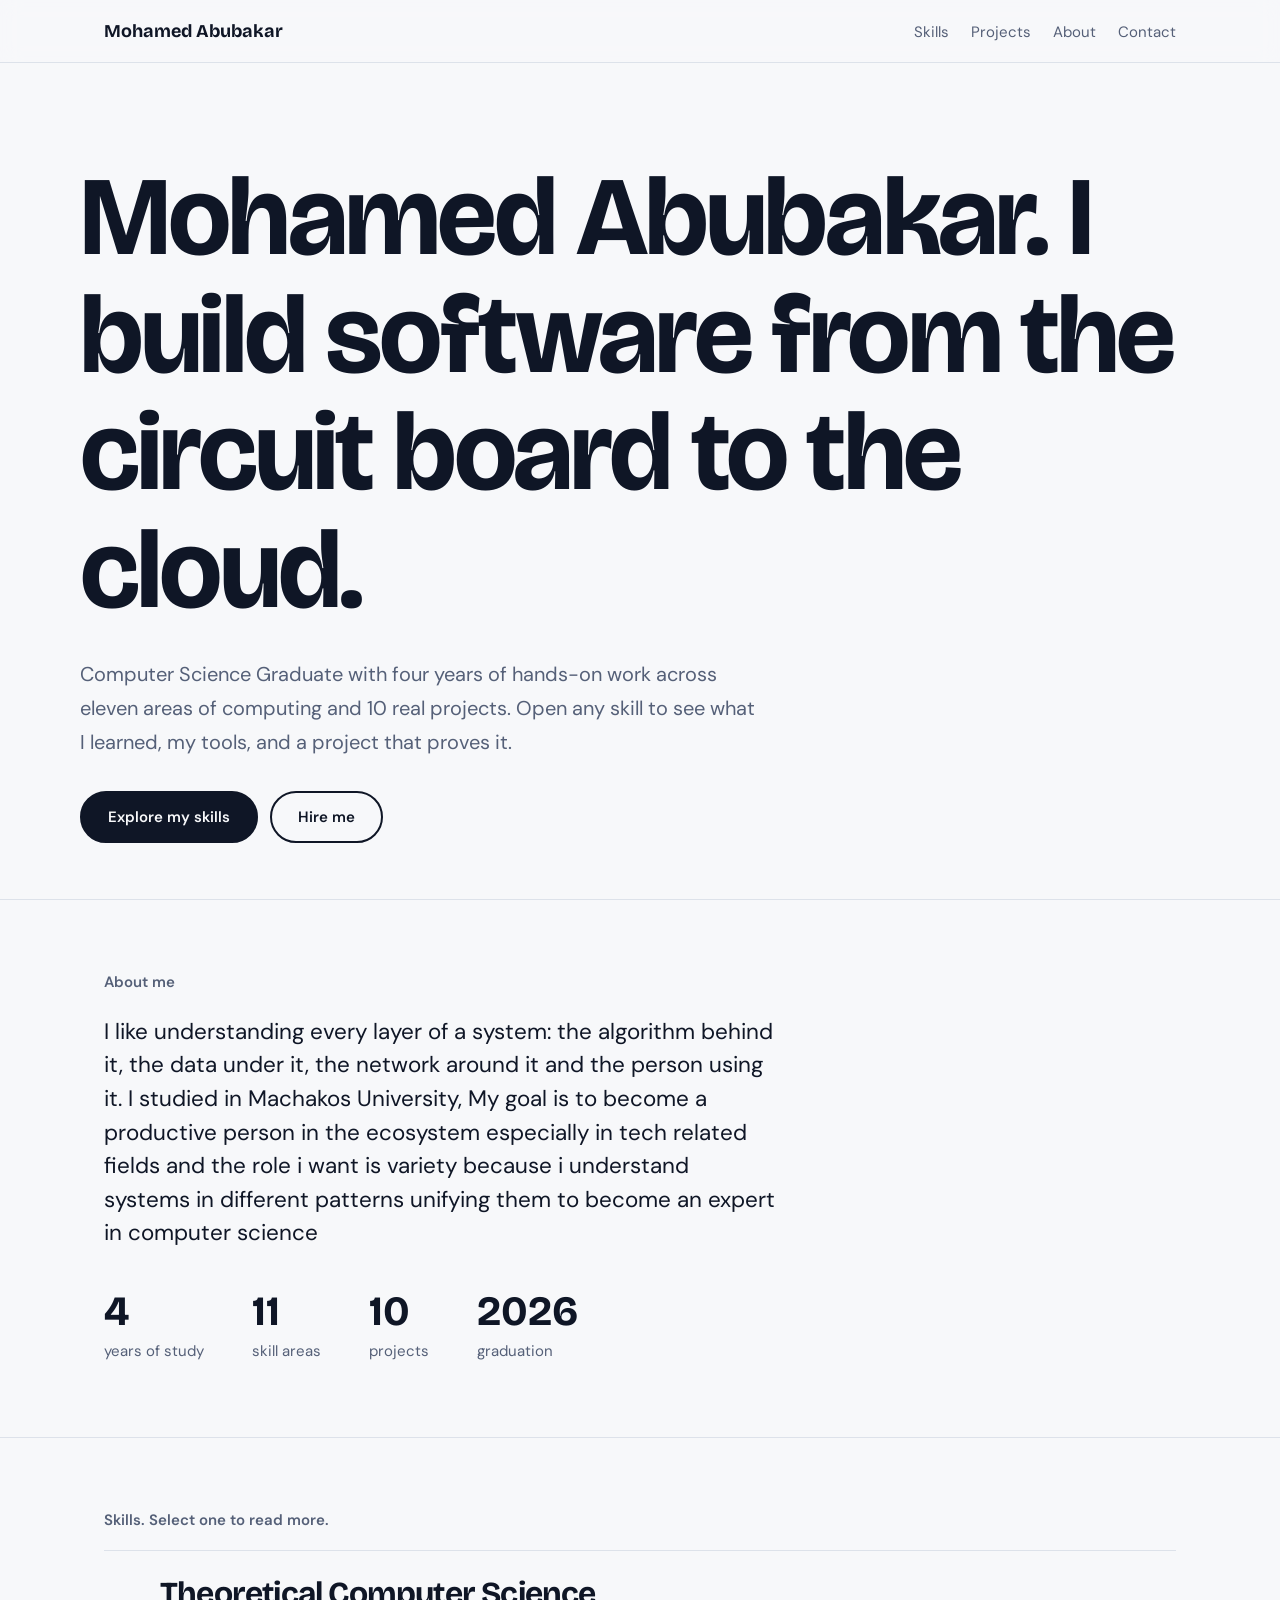
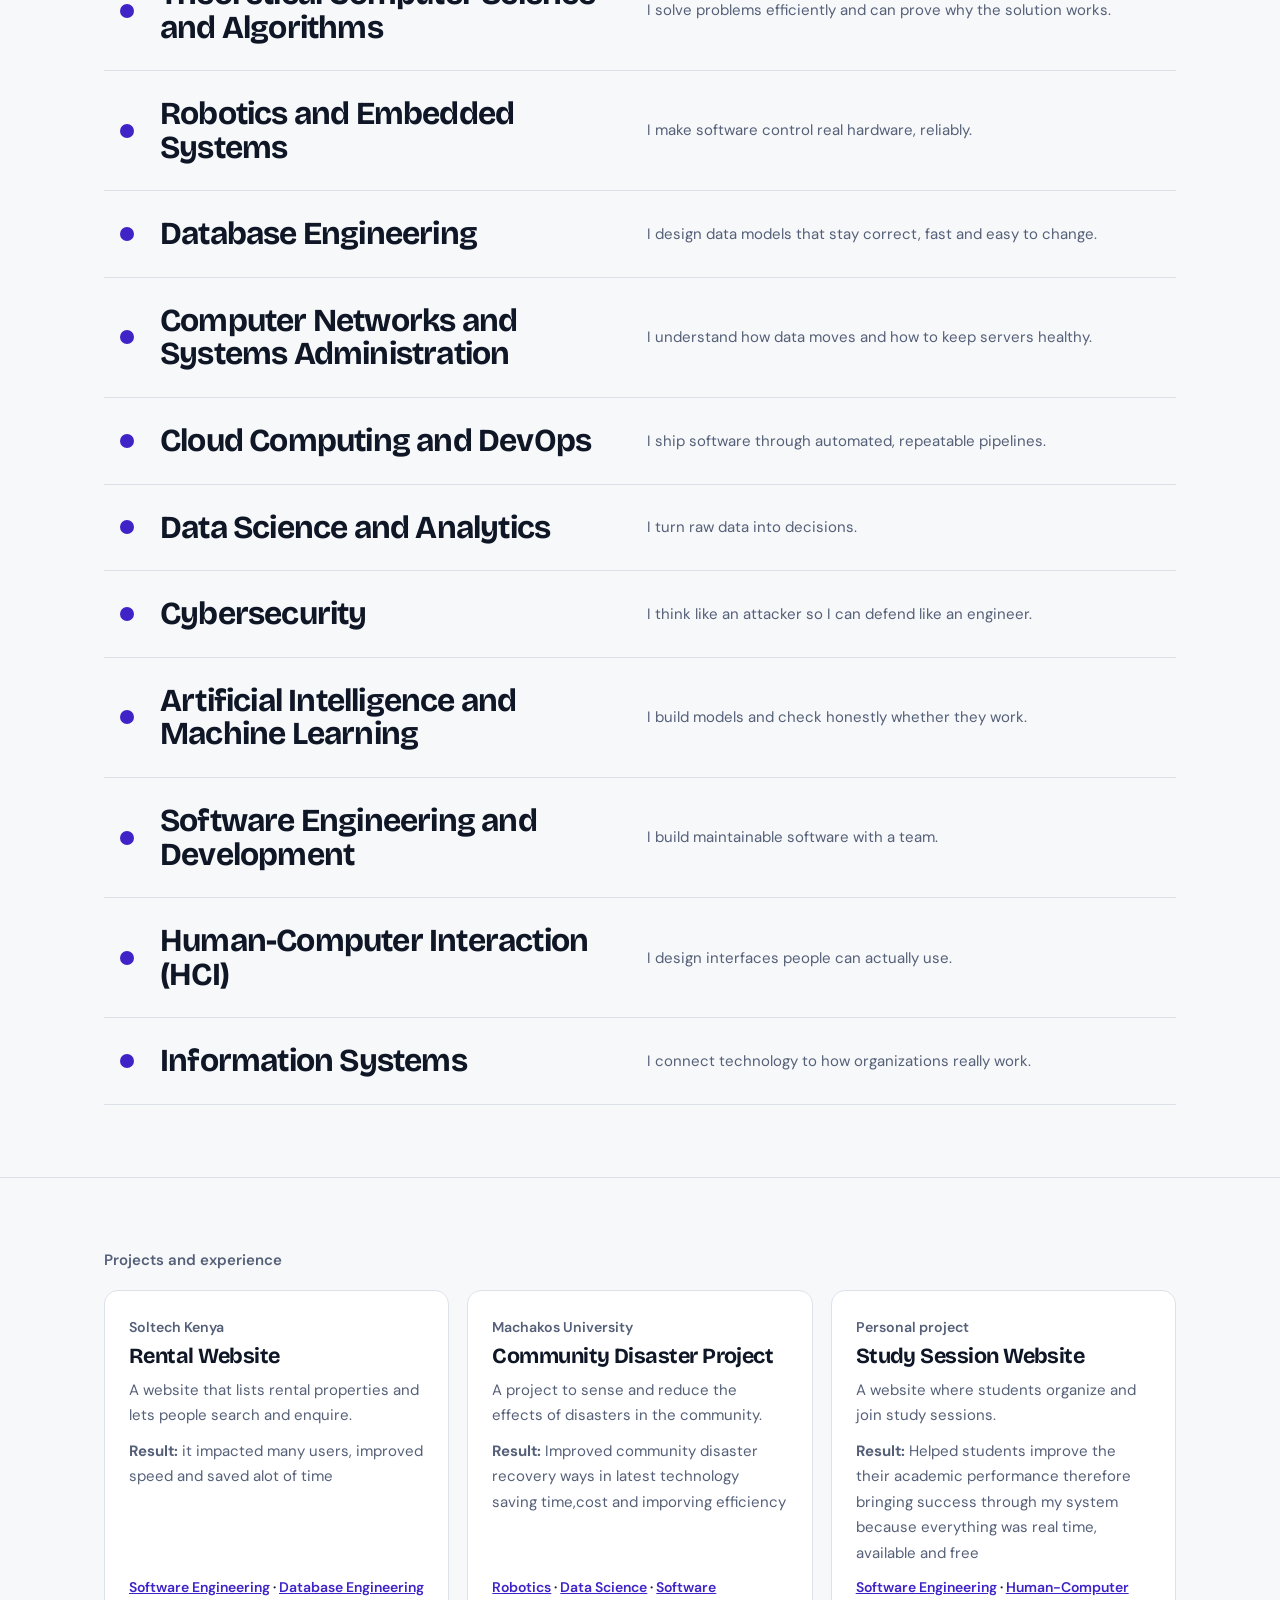
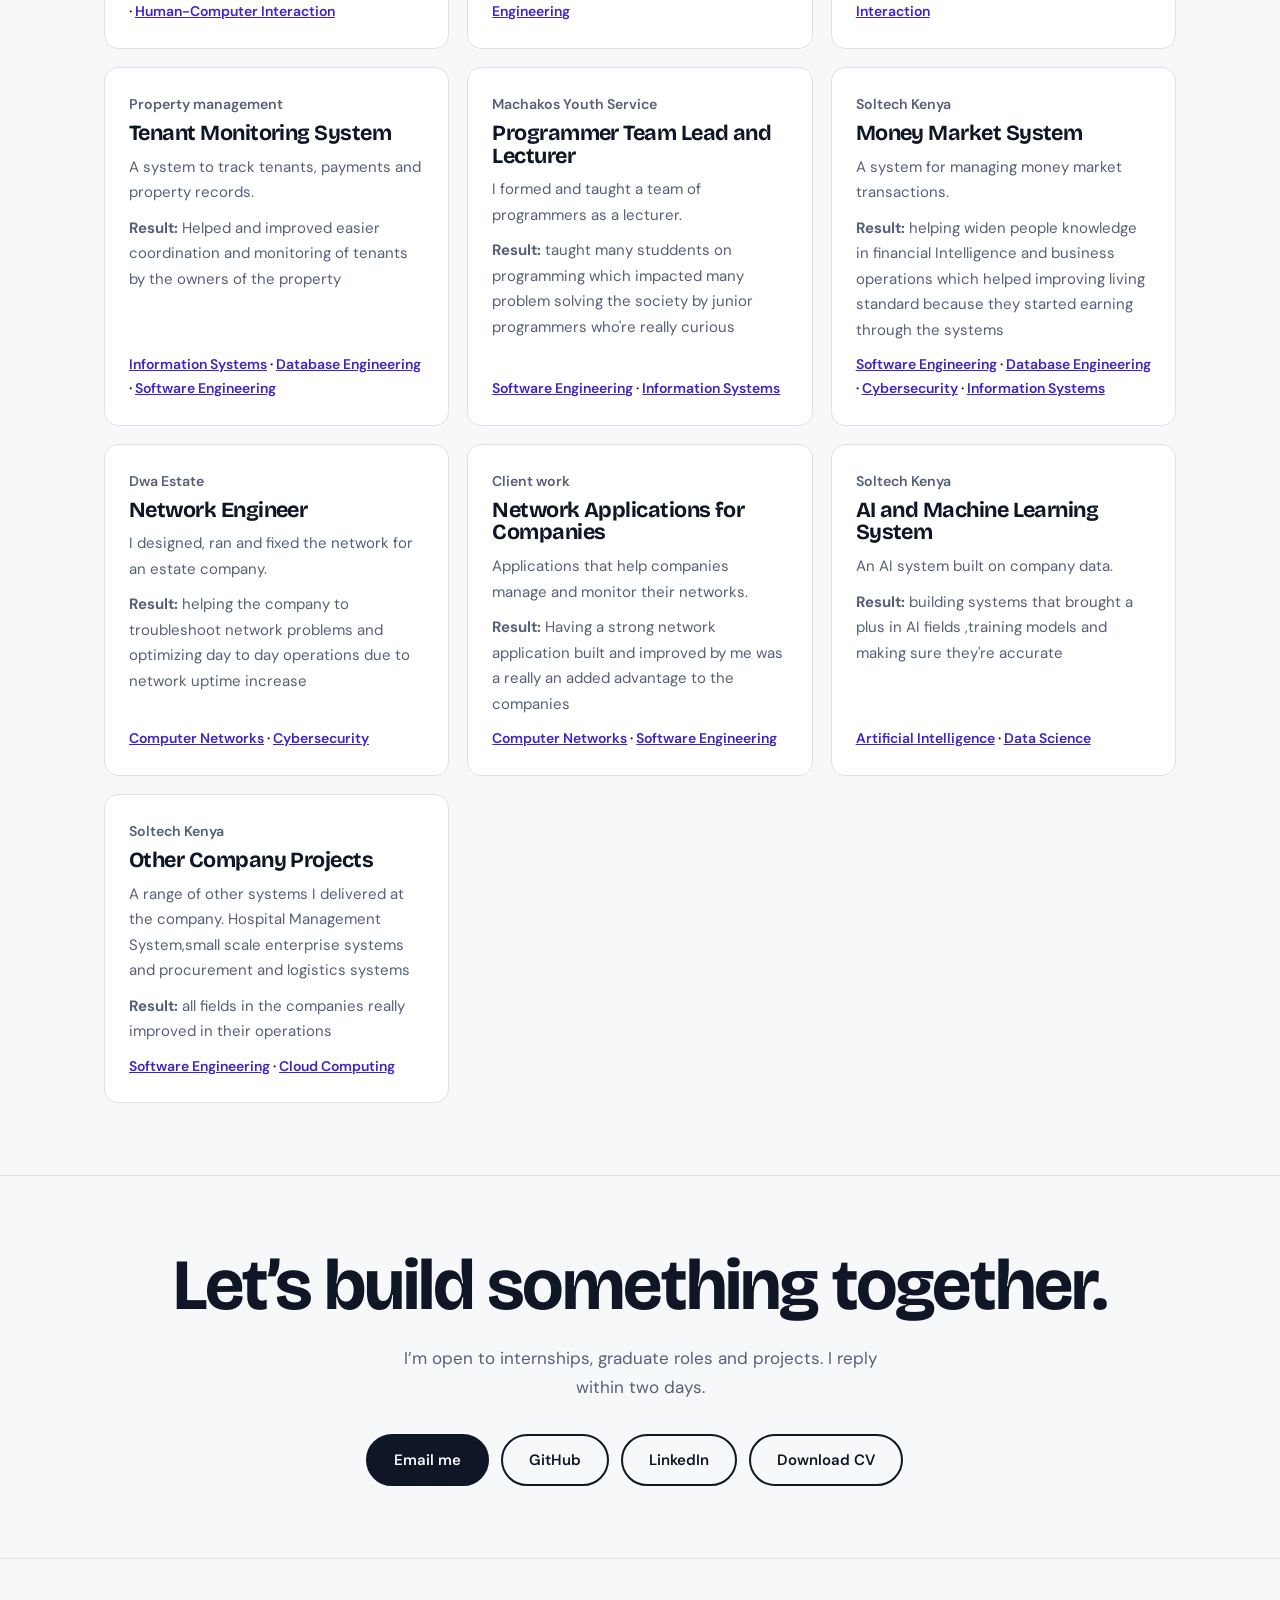
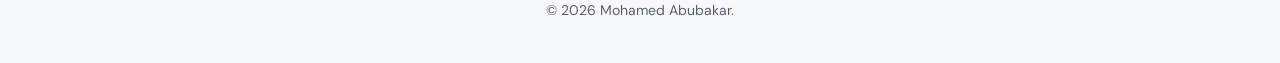
<file: index.html>
<!DOCTYPE html><html lang="en" style="--h:250"><head><meta charset="utf-8"><meta name="viewport" content="width=device-width,initial-scale=1">
<title>Mohamed Abubakar · Portfolio</title><meta name="description" content="Mohamed Abubakar: Computer Science Graduate portfolio.">
<link href="https://fonts.googleapis.com/css2?family=Bricolage+Grotesque:wght@600;700&family=DM+Sans:wght@400;600&display=swap" rel="stylesheet">
<link rel="stylesheet" href="style.css"></head><body>
<nav class="t"><div class="w"><b>Mohamed Abubakar</b><div><a href="index.html#skills">Skills</a><a href="index.html#projects">Projects</a><a href="index.html#about">About</a><a href="index.html#contact">Contact</a></div></div></nav>
<main><div class="w hero"><h1>Mohamed Abubakar. I build software from the circuit board to the cloud.</h1>
<p>Computer Science Graduate with four years of hands-on work across eleven areas of computing and 10 real projects. Open any skill to see what I learned, my tools, and a project that proves it.</p>
<a class="b p" href="#skills">Explore my skills</a><a class="b" href="#contact">Hire me</a></div>
<section class="s about" id="about"><div class="w"><div class="lab">About me</div>
<p>I like understanding every layer of a system: the algorithm behind it, the data under it, the network around it and the person using it. I studied in Machakos University, My goal is to become a productive person in the ecosystem especially in tech related fields and the role i want is variety because i understand systems in different patterns unifying them to become an expert in computer science</p>
<div class="st"><div><b>4</b><span>years of study</span></div><div><b>11</b><span>skill areas</span></div><div><b>10</b><span>projects</span></div><div><b>2026</b><span>graduation</span></div></div></div></section>
<section class="s" id="skills"><div class="w"><div class="lab">Skills. Select one to read more.</div><div class="rows"><a href="skills/theory.html" style="--h:250"><i></i><h3>Theoretical Computer Science and Algorithms</h3><p>I solve problems efficiently and can prove why the solution works.</p></a><a href="skills/robotics.html" style="--h:20"><i></i><h3>Robotics and Embedded Systems</h3><p>I make software control real hardware, reliably.</p></a><a href="skills/database.html" style="--h:200"><i></i><h3>Database Engineering</h3><p>I design data models that stay correct, fast and easy to change.</p></a><a href="skills/networks.html" style="--h:160"><i></i><h3>Computer Networks and Systems Administration</h3><p>I understand how data moves and how to keep servers healthy.</p></a><a href="skills/cloud.html" style="--h:215"><i></i><h3>Cloud Computing and DevOps</h3><p>I ship software through automated, repeatable pipelines.</p></a><a href="skills/data.html" style="--h:140"><i></i><h3>Data Science and Analytics</h3><p>I turn raw data into decisions.</p></a><a href="skills/security.html" style="--h:350"><i></i><h3>Cybersecurity</h3><p>I think like an attacker so I can defend like an engineer.</p></a><a href="skills/ai.html" style="--h:280"><i></i><h3>Artificial Intelligence and Machine Learning</h3><p>I build models and check honestly whether they work.</p></a><a href="skills/software.html" style="--h:35"><i></i><h3>Software Engineering and Development</h3><p>I build maintainable software with a team.</p></a><a href="skills/hci.html" style="--h:320"><i></i><h3>Human-Computer Interaction (HCI)</h3><p>I design interfaces people can actually use.</p></a><a href="skills/infosys.html" style="--h:180"><i></i><h3>Information Systems</h3><p>I connect technology to how organizations really work.</p></a></div></div></section>
<section class="s" id="projects"><div class="w"><div class="lab">Projects and experience</div><div class="pcs"><article class="pc"><small>Soltech Kenya</small><h3>Rental Website</h3><p>A website that lists rental properties and lets people search and enquire. </p><p><b>Result:</b> it impacted many users, improved speed and saved alot of time </p><div class="sl"><a href="skills/software.html" style="--h:35">Software Engineering</a> · <a href="skills/database.html" style="--h:200">Database Engineering</a> · <a href="skills/hci.html" style="--h:320">Human-Computer Interaction</a></div></article><article class="pc"><small>Machakos University</small><h3>Community Disaster Project</h3><p>A project to sense and reduce the effects of disasters in the community. </p><p><b>Result:</b> Improved community disaster recovery ways in latest technology saving time,cost and imporving efficiency</p><div class="sl"><a href="skills/robotics.html" style="--h:20">Robotics</a> · <a href="skills/data.html" style="--h:140">Data Science</a> · <a href="skills/software.html" style="--h:35">Software Engineering</a></div></article><article class="pc"><small>Personal project</small><h3>Study Session Website</h3><p>A website where students organize and join study sessions. </p><p><b>Result:</b> Helped students improve the their academic performance therefore bringing success through my system because everything was real time, available and free</p><div class="sl"><a href="skills/software.html" style="--h:35">Software Engineering</a> · <a href="skills/hci.html" style="--h:320">Human-Computer Interaction</a></div></article><article class="pc"><small>Property management</small><h3>Tenant Monitoring System</h3><p>A system to track tenants, payments and property records. </p><p><b>Result:</b> Helped and improved easier coordination and monitoring of tenants by the owners of the property</p><div class="sl"><a href="skills/infosys.html" style="--h:180">Information Systems</a> · <a href="skills/database.html" style="--h:200">Database Engineering</a> · <a href="skills/software.html" style="--h:35">Software Engineering</a></div></article><article class="pc"><small>Machakos Youth Service</small><h3>Programmer Team Lead and Lecturer</h3><p>I formed and taught a team of programmers as a lecturer. </p><p><b>Result:</b> taught many studdents on programming which impacted many problem solving the society by junior programmers who're really curious</p><div class="sl"><a href="skills/software.html" style="--h:35">Software Engineering</a> · <a href="skills/infosys.html" style="--h:180">Information Systems</a></div></article><article class="pc"><small>Soltech Kenya</small><h3>Money Market System</h3><p>A system for managing money market transactions. </p><p><b>Result:</b> helping widen people knowledge in financial Intelligence and business operations which helped improving living standard because they started earning through the systems</p><div class="sl"><a href="skills/software.html" style="--h:35">Software Engineering</a> · <a href="skills/database.html" style="--h:200">Database Engineering</a> · <a href="skills/security.html" style="--h:350">Cybersecurity</a> · <a href="skills/infosys.html" style="--h:180">Information Systems</a></div></article><article class="pc"><small>Dwa Estate</small><h3>Network Engineer</h3><p>I designed, ran and fixed the network for an estate company. </p><p><b>Result:</b> helping the company to troubleshoot network problems and optimizing day to day operations due to network uptime increase</p><div class="sl"><a href="skills/networks.html" style="--h:160">Computer Networks</a> · <a href="skills/security.html" style="--h:350">Cybersecurity</a></div></article><article class="pc"><small>Client work</small><h3>Network Applications for Companies</h3><p>Applications that help companies manage and monitor their networks. </p><p><b>Result:</b> Having a strong network application built and improved by me was a really an added advantage to the companies</p><div class="sl"><a href="skills/networks.html" style="--h:160">Computer Networks</a> · <a href="skills/software.html" style="--h:35">Software Engineering</a></div></article><article class="pc"><small>Soltech Kenya</small><h3>AI and Machine Learning System</h3><p>An AI system built on company data. </p><p><b>Result:</b> building systems that brought a plus in AI fields ,training models and making sure they're accurate</p><div class="sl"><a href="skills/ai.html" style="--h:280">Artificial Intelligence</a> · <a href="skills/data.html" style="--h:140">Data Science</a></div></article><article class="pc"><small>Soltech Kenya</small><h3>Other Company Projects</h3><p>A range of other systems I delivered at the company. Hospital Management System,small scale enterprise systems and procurement and logistics systems</p><p><b>Result:</b> all fields in the companies really improved in their operations</p><div class="sl"><a href="skills/software.html" style="--h:35">Software Engineering</a> · <a href="skills/cloud.html" style="--h:215">Cloud Computing</a></div></article></div></div></section>
<section class="s ct" id="contact"><div class="w"><h2>Let’s build something together.</h2><p>I’m open to internships, graduate roles and projects. I reply within two days.</p>
<a class="b p" href="mailto:mohamedabubakar6710@gmail.com">Email me</a><a class="b" href="https://github.com/shadowabu254">GitHub</a><a class="b" href="https://www.linkedin.com/in/mohamed-abubakar-ba10232b5/">LinkedIn</a><a class="b" href="cv.pdf" download="MohamedAbubakarCv.pdf">Download CV</a></div></section></main><footer>© 2026 Mohamed Abubakar. </footer></body></html>
</file>
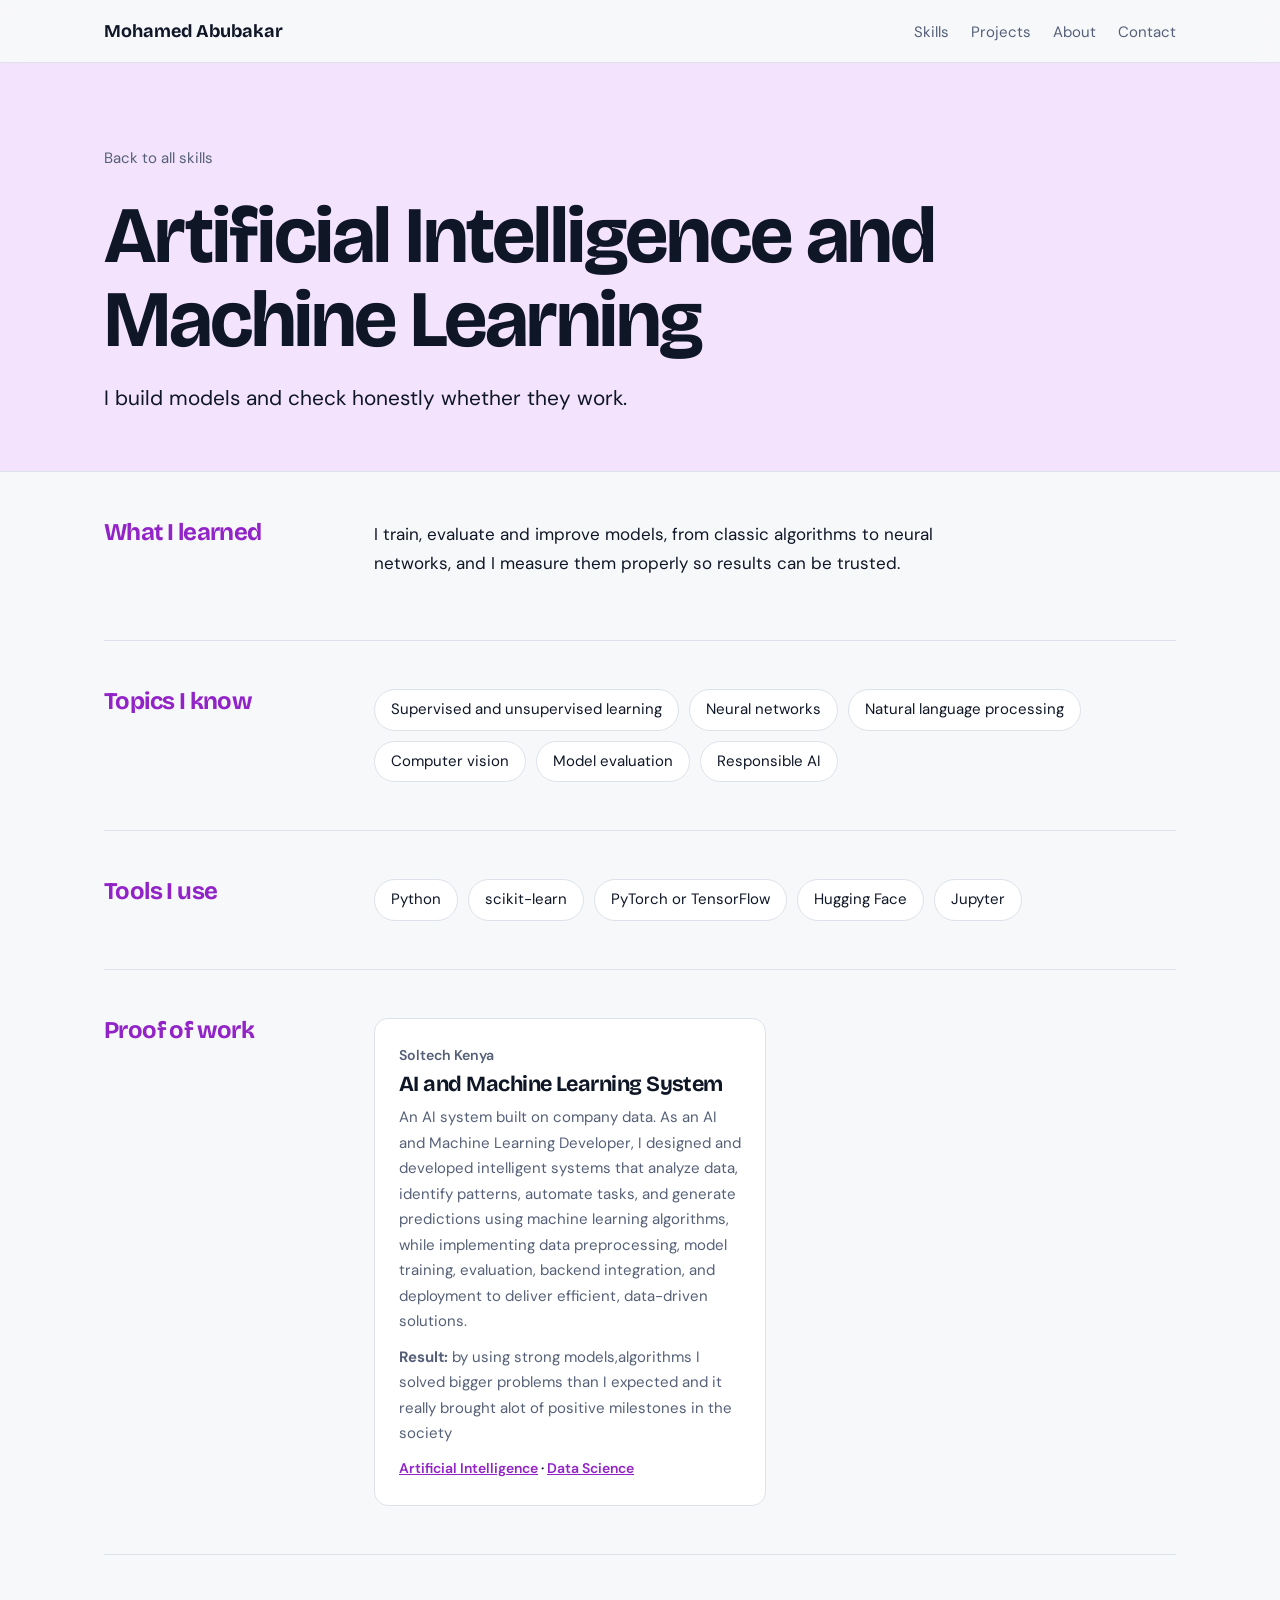
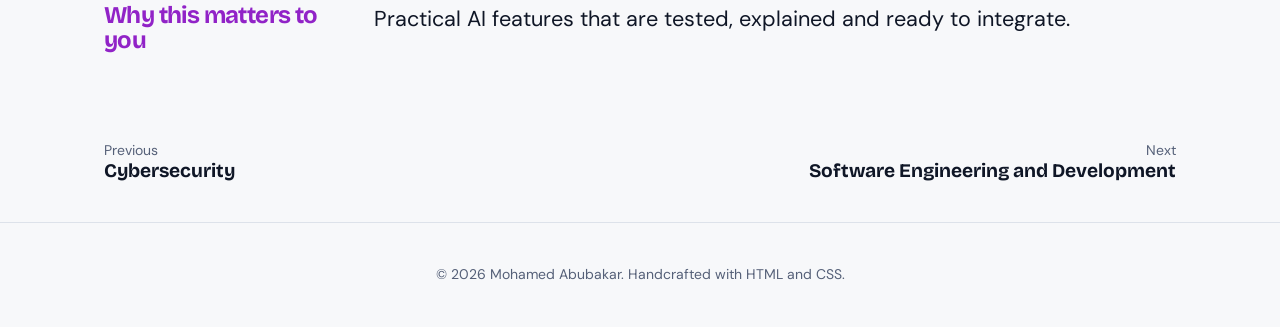
<file: skills/ai.html>
<!DOCTYPE html><html lang="en" style="--h:280"><head><meta charset="utf-8"><meta name="viewport" content="width=device-width,initial-scale=1">
<title>Artificial Intelligence and Machine Learning · Mohamed Abubakar</title><meta name="description" content="Mohamed Abubakar: Computer Science Graduate portfolio.">
<link href="https://fonts.googleapis.com/css2?family=Bricolage+Grotesque:wght@600;700&family=DM+Sans:wght@400;600&display=swap" rel="stylesheet">
<link rel="stylesheet" href="../style.css"></head><body>
<nav class="t"><div class="w"><b>Mohamed Abubakar</b><div><a href="../index.html#skills">Skills</a><a href="../index.html#projects">Projects</a><a href="../index.html#about">About</a><a href="../index.html#contact">Contact</a></div></div></nav>
<main><header class="ph"><div class="w"><a class="back" href="../index.html#skills">Back to all skills</a><h1>Artificial Intelligence and Machine Learning</h1><p>I build models and check honestly whether they work.</p></div></header><div class="w">
<div class="blk"><h2>What I learned</h2><div><p>I train, evaluate and improve models, from classic algorithms to neural networks, and I measure them properly so results can be trusted.</p></div></div>
<div class="blk"><h2>Topics I know</h2><ul class='c'><li>Supervised and unsupervised learning</li><li>Neural networks</li><li>Natural language processing</li><li>Computer vision</li><li>Model evaluation</li><li>Responsible AI</li></ul></div>
<div class="blk"><h2>Tools I use</h2><ul class='c'><li>Python</li><li>scikit-learn</li><li>PyTorch or TensorFlow</li><li>Hugging Face</li><li>Jupyter</li></ul></div>
<div class="blk"><h2>Proof of work</h2><div class="pcs"><article class="pc"><small>Soltech Kenya</small><h3>AI and Machine Learning System</h3><p>An AI system built on company data. As an AI and Machine Learning Developer, I designed and developed intelligent systems that analyze data, identify patterns, automate tasks, and generate predictions using machine learning algorithms, while implementing data preprocessing, model training, evaluation, backend integration, and deployment to deliver efficient, data-driven solutions.</p><p><b>Result:</b> by using strong models,algorithms I solved bigger problems than I expected and it really brought alot of positive milestones in the society </p><div class="sl"><a href="ai.html" style="--h:280">Artificial Intelligence</a> · <a href="data.html" style="--h:140">Data Science</a></div></article></div></div>
<div class="blk" style="border:0"><h2>Why this matters to you</h2><p class="hire">Practical AI features that are tested, explained and ready to integrate.</p></div>
<div class="pn"><a href="security.html"><small>Previous</small>Cybersecurity</a><a href="software.html"><small>Next</small>Software Engineering and Development</a></div></div></main><footer>© 2026 Mohamed Abubakar. Handcrafted with HTML and CSS.</footer></body></html>
</file>
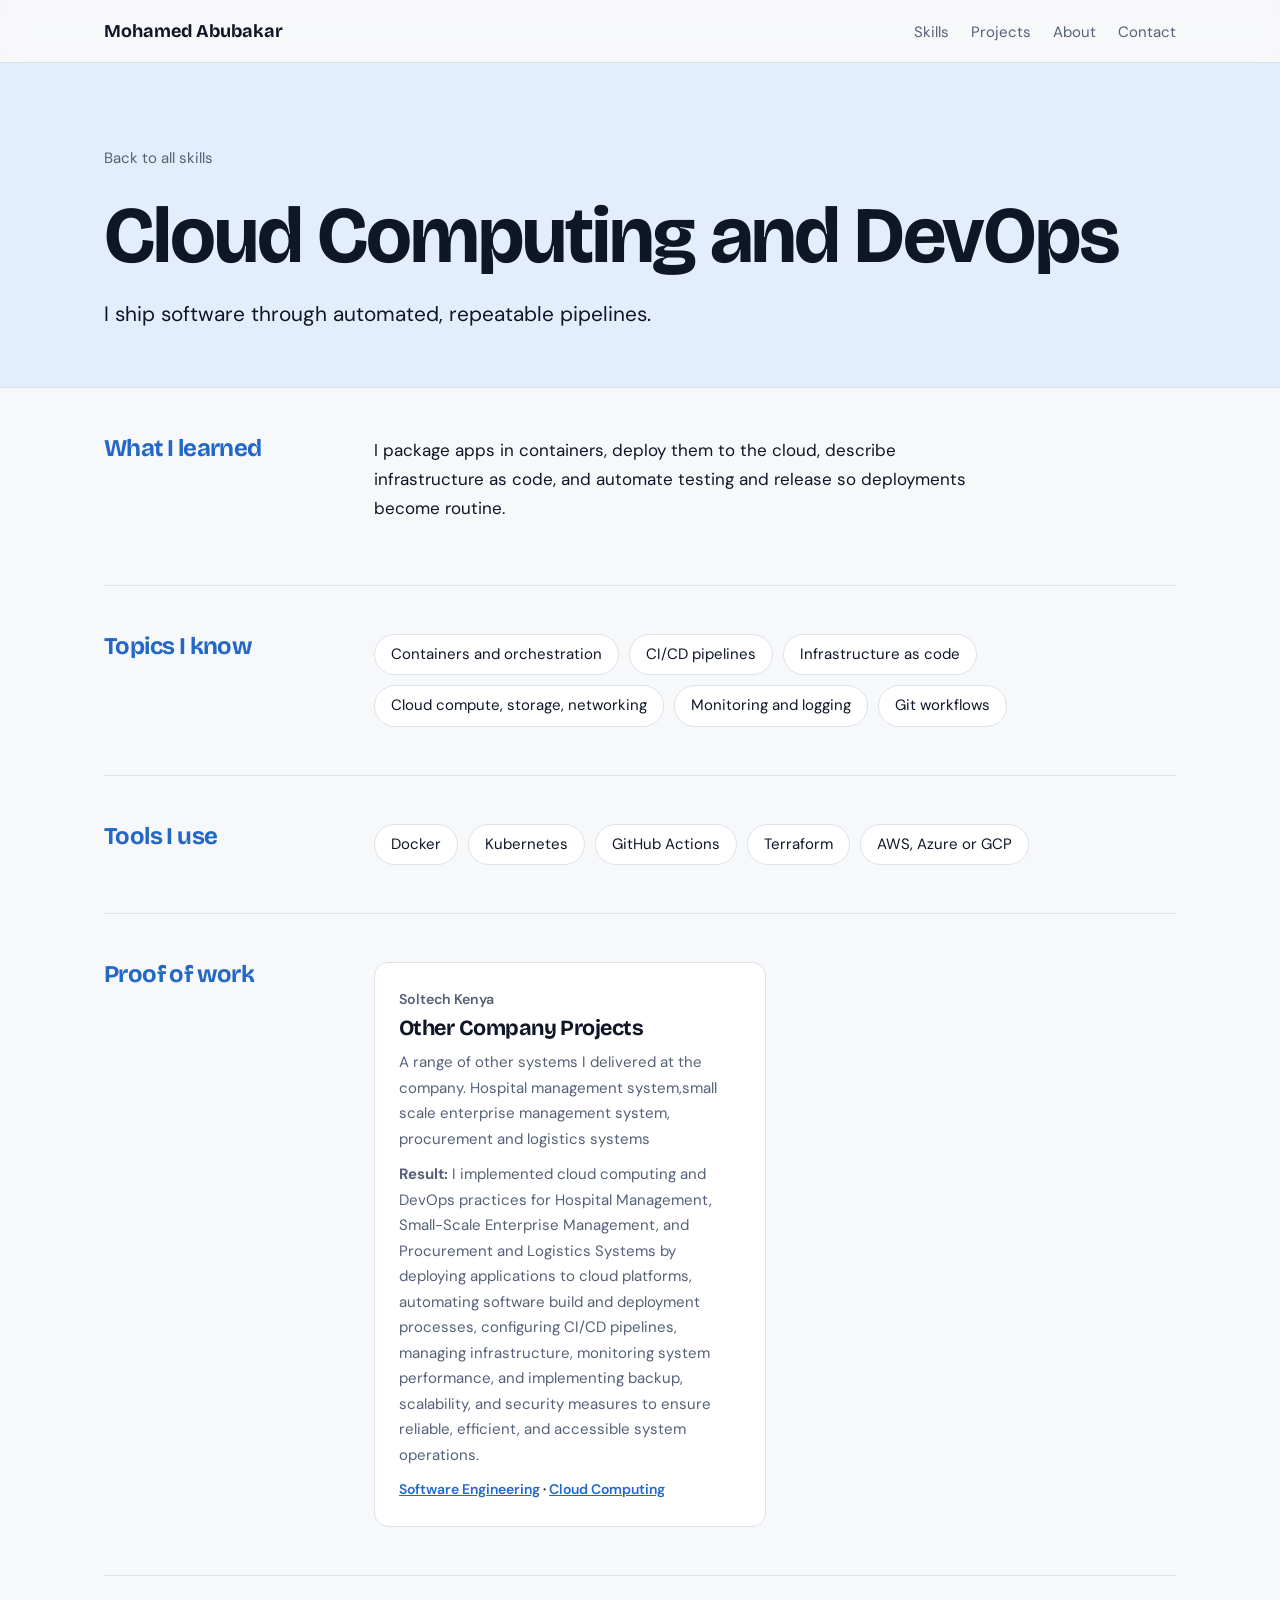
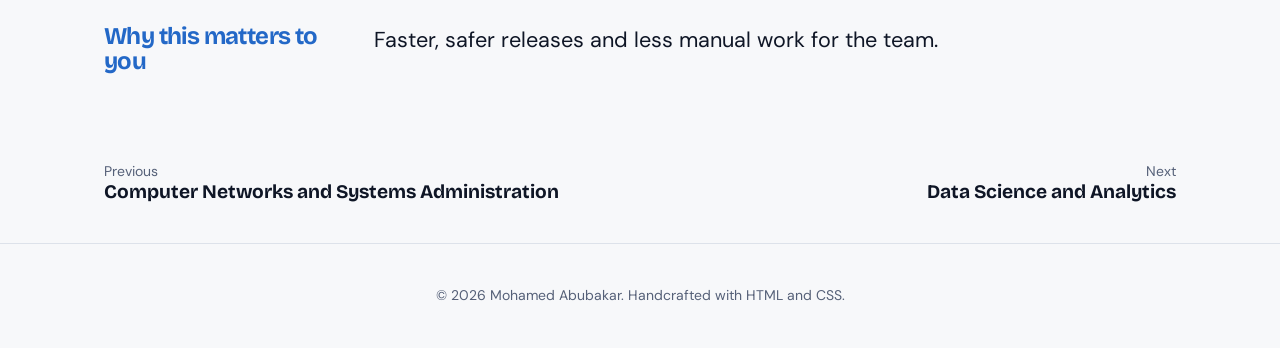
<file: skills/cloud.html>
<!DOCTYPE html><html lang="en" style="--h:215"><head><meta charset="utf-8"><meta name="viewport" content="width=device-width,initial-scale=1">
<title>Cloud Computing and DevOps · Mohamed Abubakar</title><meta name="description" content="Mohamed Abubakar: Computer Science Graduate portfolio.">
<link href="https://fonts.googleapis.com/css2?family=Bricolage+Grotesque:wght@600;700&family=DM+Sans:wght@400;600&display=swap" rel="stylesheet">
<link rel="stylesheet" href="../style.css"></head><body>
<nav class="t"><div class="w"><b>Mohamed Abubakar</b><div><a href="../index.html#skills">Skills</a><a href="../index.html#projects">Projects</a><a href="../index.html#about">About</a><a href="../index.html#contact">Contact</a></div></div></nav>
<main><header class="ph"><div class="w"><a class="back" href="../index.html#skills">Back to all skills</a><h1>Cloud Computing and DevOps</h1><p>I ship software through automated, repeatable pipelines.</p></div></header><div class="w">
<div class="blk"><h2>What I learned</h2><div><p>I package apps in containers, deploy them to the cloud, describe infrastructure as code, and automate testing and release so deployments become routine.</p></div></div>
<div class="blk"><h2>Topics I know</h2><ul class='c'><li>Containers and orchestration</li><li>CI/CD pipelines</li><li>Infrastructure as code</li><li>Cloud compute, storage, networking</li><li>Monitoring and logging</li><li>Git workflows</li></ul></div>
<div class="blk"><h2>Tools I use</h2><ul class='c'><li>Docker</li><li>Kubernetes</li><li>GitHub Actions</li><li>Terraform</li><li>AWS, Azure or GCP</li></ul></div>
<div class="blk"><h2>Proof of work</h2><div class="pcs"><article class="pc"><small>Soltech Kenya</small><h3>Other Company Projects</h3><p>A range of other systems I delivered at the company. Hospital management system,small scale enterprise management system, procurement and logistics systems</p><p><b>Result:</b> I implemented cloud computing and DevOps practices for Hospital Management, Small-Scale Enterprise Management, and Procurement and Logistics Systems by deploying applications to cloud platforms, automating software build and deployment processes, configuring CI/CD pipelines, managing infrastructure, monitoring system performance, and implementing backup, scalability, and security measures to ensure reliable, efficient, and accessible system operations.</p><div class="sl"><a href="software.html" style="--h:35">Software Engineering</a> · <a href="cloud.html" style="--h:215">Cloud Computing</a></div></article></div></div>
<div class="blk" style="border:0"><h2>Why this matters to you</h2><p class="hire">Faster, safer releases and less manual work for the team.</p></div>
<div class="pn"><a href="networks.html"><small>Previous</small>Computer Networks and Systems Administration</a><a href="data.html"><small>Next</small>Data Science and Analytics</a></div></div></main><footer>© 2026 Mohamed Abubakar. Handcrafted with HTML and CSS.</footer></body></html>
</file>
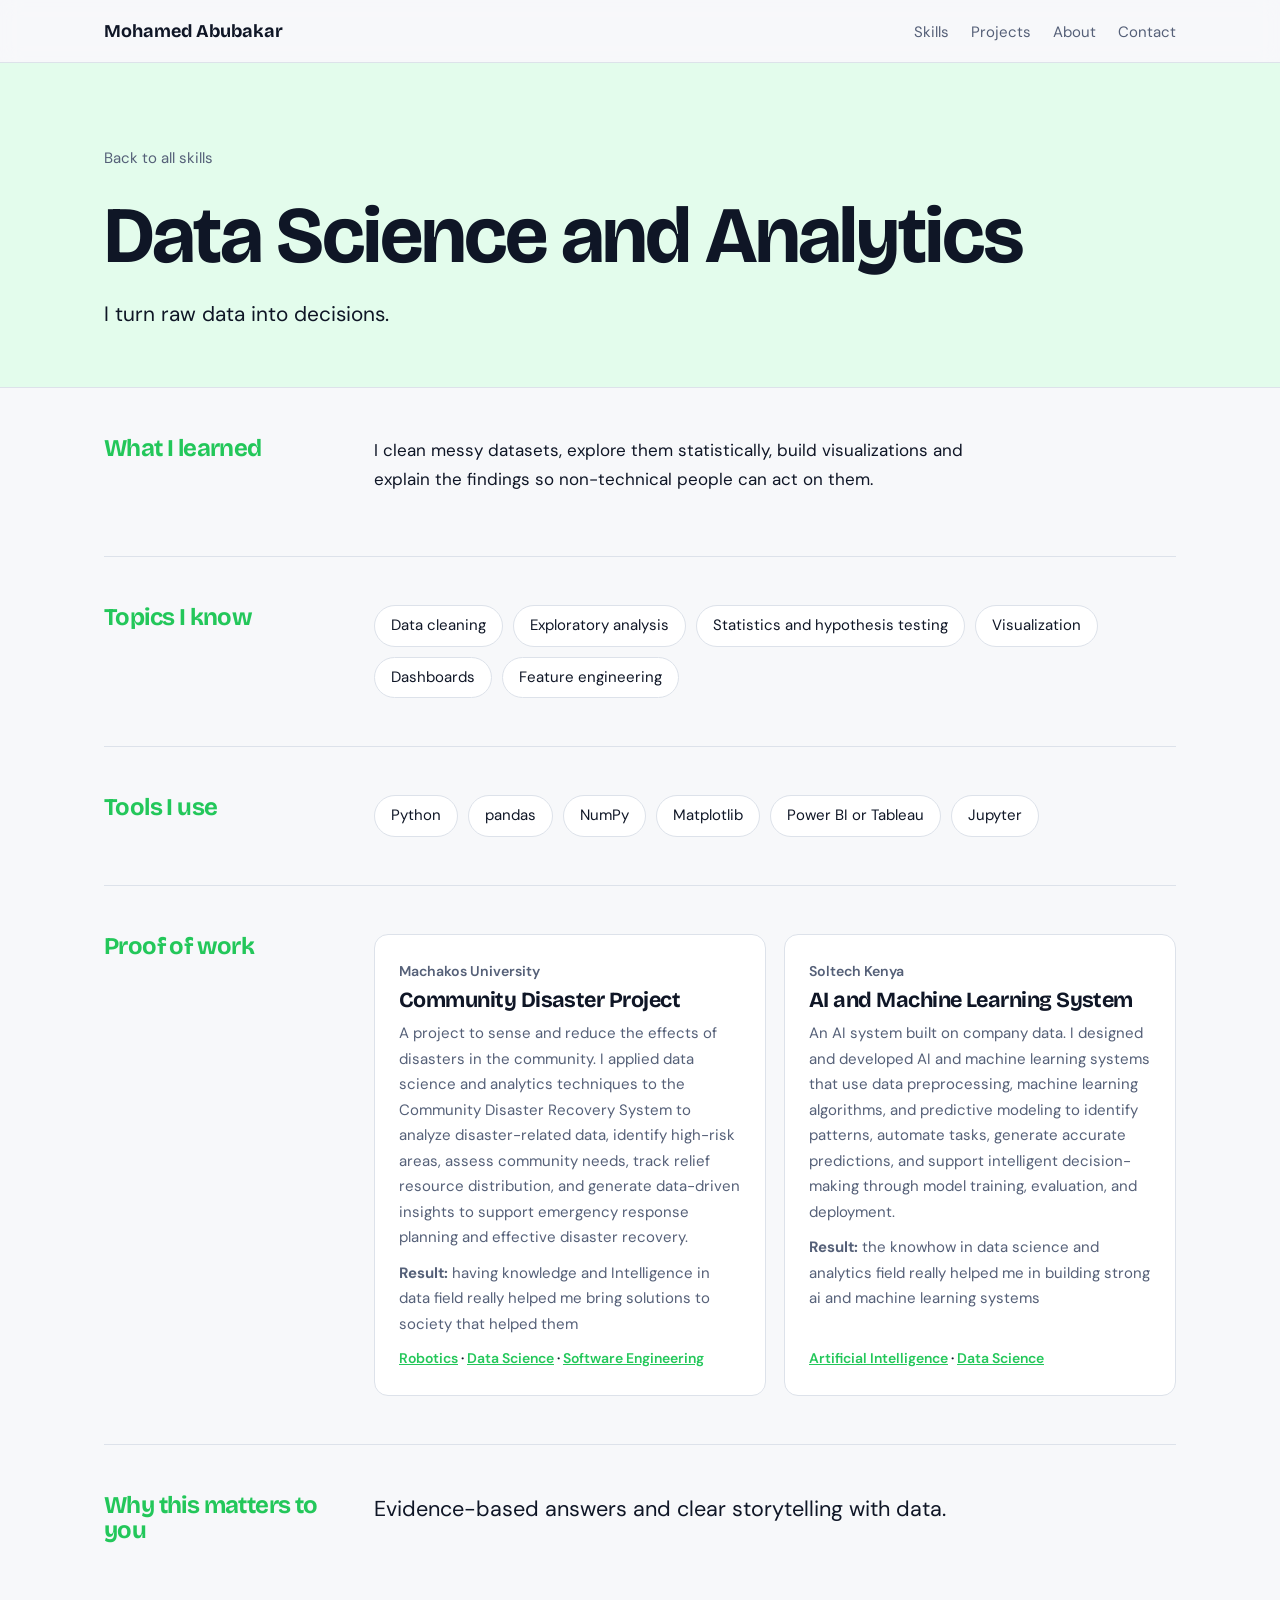
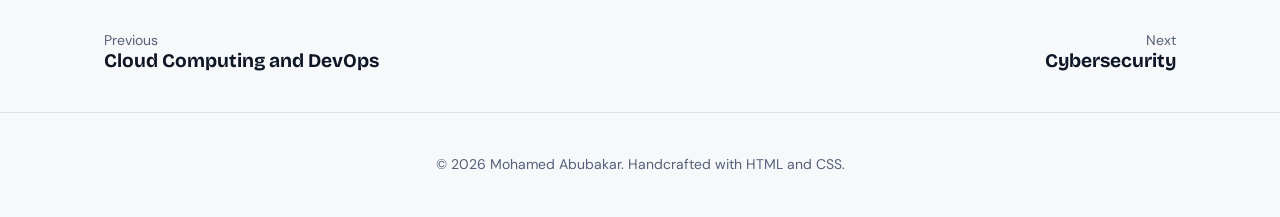
<file: skills/data.html>
<!DOCTYPE html><html lang="en" style="--h:140"><head><meta charset="utf-8"><meta name="viewport" content="width=device-width,initial-scale=1">
<title>Data Science and Analytics · Mohamed Abubakar</title><meta name="description" content="Mohamed Abubakar: Computer Science Graduate portfolio.">
<link href="https://fonts.googleapis.com/css2?family=Bricolage+Grotesque:wght@600;700&family=DM+Sans:wght@400;600&display=swap" rel="stylesheet">
<link rel="stylesheet" href="../style.css"></head><body>
<nav class="t"><div class="w"><b>Mohamed Abubakar</b><div><a href="../index.html#skills">Skills</a><a href="../index.html#projects">Projects</a><a href="../index.html#about">About</a><a href="../index.html#contact">Contact</a></div></div></nav>
<main><header class="ph"><div class="w"><a class="back" href="../index.html#skills">Back to all skills</a><h1>Data Science and Analytics</h1><p>I turn raw data into decisions.</p></div></header><div class="w">
<div class="blk"><h2>What I learned</h2><div><p>I clean messy datasets, explore them statistically, build visualizations and explain the findings so non-technical people can act on them.</p></div></div>
<div class="blk"><h2>Topics I know</h2><ul class='c'><li>Data cleaning</li><li>Exploratory analysis</li><li>Statistics and hypothesis testing</li><li>Visualization</li><li>Dashboards</li><li>Feature engineering</li></ul></div>
<div class="blk"><h2>Tools I use</h2><ul class='c'><li>Python</li><li>pandas</li><li>NumPy</li><li>Matplotlib</li><li>Power BI or Tableau</li><li>Jupyter</li></ul></div>
<div class="blk"><h2>Proof of work</h2><div class="pcs"><article class="pc"><small>Machakos University</small><h3>Community Disaster Project</h3><p>A project to sense and reduce the effects of disasters in the community. I applied data science and analytics techniques to the Community Disaster Recovery System to analyze disaster-related data, identify high-risk areas, assess community needs, track relief resource distribution, and generate data-driven insights to support emergency response planning and effective disaster recovery.</p><p><b>Result:</b> having knowledge and Intelligence in data field really helped me bring solutions to society that helped them</p><div class="sl"><a href="robotics.html" style="--h:20">Robotics</a> · <a href="data.html" style="--h:140">Data Science</a> · <a href="software.html" style="--h:35">Software Engineering</a></div></article><article class="pc"><small>Soltech Kenya</small><h3>AI and Machine Learning System</h3><p>An AI system built on company data. I designed and developed AI and machine learning systems that use data preprocessing, machine learning algorithms, and predictive modeling to identify patterns, automate tasks, generate accurate predictions, and support intelligent decision-making through model training, evaluation, and deployment.</p><p><b>Result:</b> the knowhow in data science and analytics field really helped me in building strong ai and machine learning systems</p><div class="sl"><a href="ai.html" style="--h:280">Artificial Intelligence</a> · <a href="data.html" style="--h:140">Data Science</a></div></article></div></div>
<div class="blk" style="border:0"><h2>Why this matters to you</h2><p class="hire">Evidence-based answers and clear storytelling with data.</p></div>
<div class="pn"><a href="cloud.html"><small>Previous</small>Cloud Computing and DevOps</a><a href="security.html"><small>Next</small>Cybersecurity</a></div></div></main><footer>© 2026 Mohamed Abubakar. Handcrafted with HTML and CSS.</footer></body></html>
</file>
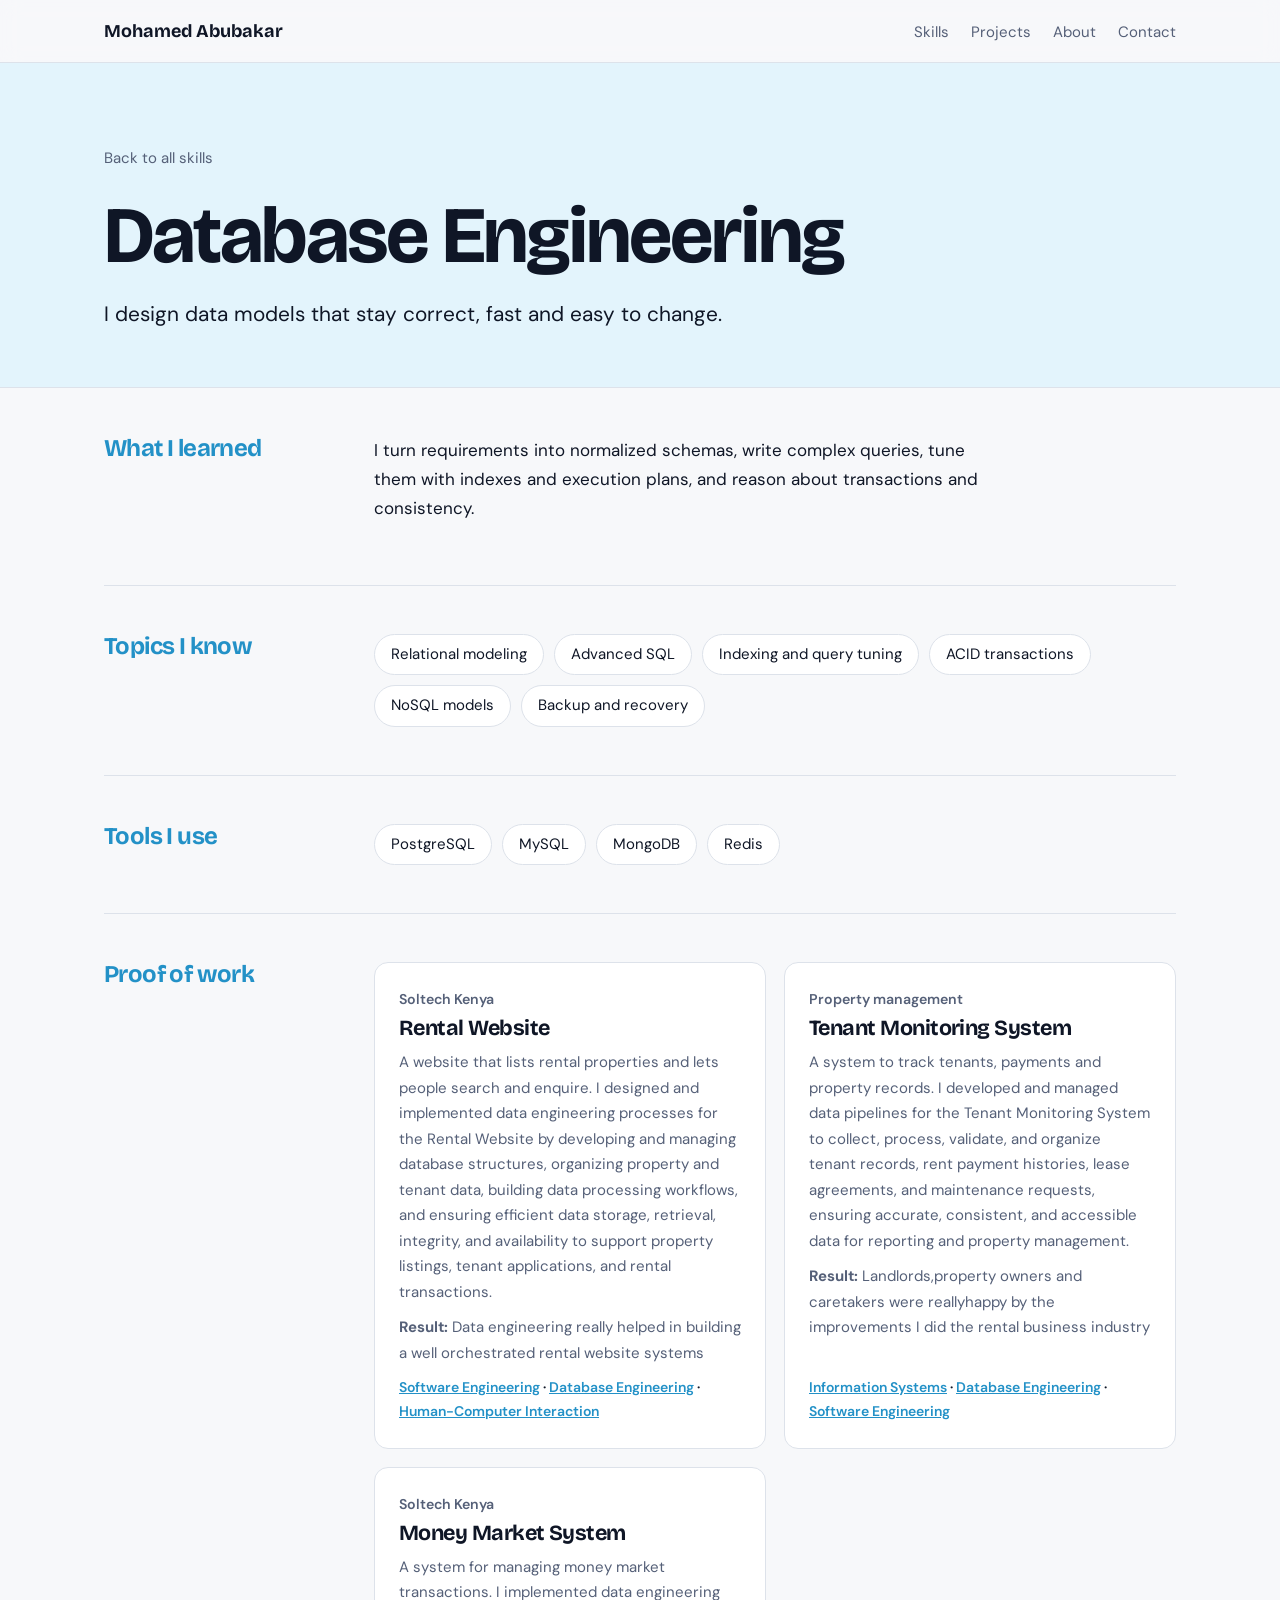
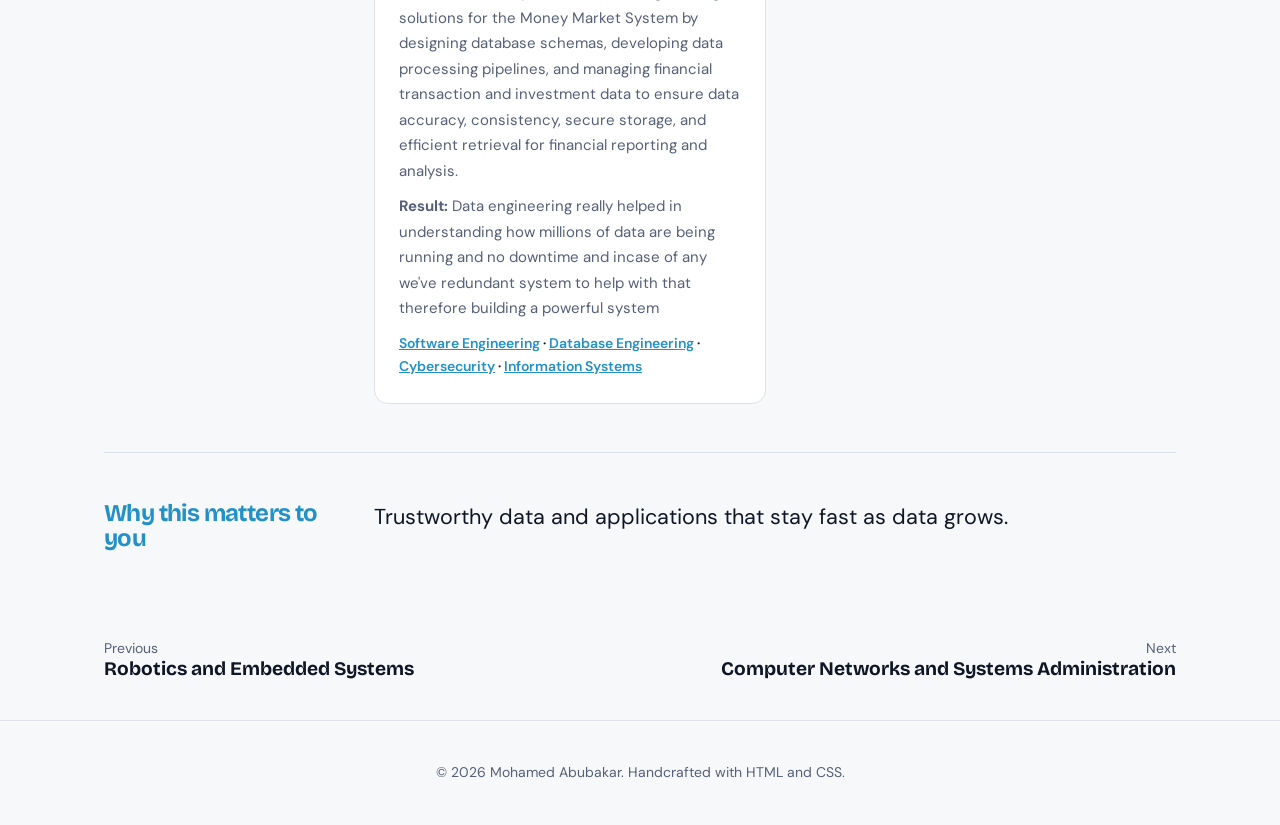
<file: skills/database.html>
<!DOCTYPE html><html lang="en" style="--h:200"><head><meta charset="utf-8"><meta name="viewport" content="width=device-width,initial-scale=1">
<title>Database Engineering · Mohamed Abubakar</title><meta name="description" content="Mohamed Abubakar: Computer Science Graduate portfolio.">
<link href="https://fonts.googleapis.com/css2?family=Bricolage+Grotesque:wght@600;700&family=DM+Sans:wght@400;600&display=swap" rel="stylesheet">
<link rel="stylesheet" href="../style.css"></head><body>
<nav class="t"><div class="w"><b>Mohamed Abubakar</b><div><a href="../index.html#skills">Skills</a><a href="../index.html#projects">Projects</a><a href="../index.html#about">About</a><a href="../index.html#contact">Contact</a></div></div></nav>
<main><header class="ph"><div class="w"><a class="back" href="../index.html#skills">Back to all skills</a><h1>Database Engineering</h1><p>I design data models that stay correct, fast and easy to change.</p></div></header><div class="w">
<div class="blk"><h2>What I learned</h2><div><p>I turn requirements into normalized schemas, write complex queries, tune them with indexes and execution plans, and reason about transactions and consistency.</p></div></div>
<div class="blk"><h2>Topics I know</h2><ul class='c'><li>Relational modeling</li><li>Advanced SQL</li><li>Indexing and query tuning</li><li>ACID transactions</li><li>NoSQL models</li><li>Backup and recovery</li></ul></div>
<div class="blk"><h2>Tools I use</h2><ul class='c'><li>PostgreSQL</li><li>MySQL</li><li>MongoDB</li><li>Redis</li></ul></div>
<div class="blk"><h2>Proof of work</h2><div class="pcs"><article class="pc"><small>Soltech Kenya</small><h3>Rental Website</h3><p>A website that lists rental properties and lets people search and enquire. I designed and implemented data engineering processes for the Rental Website by developing and managing database structures, organizing property and tenant data, building data processing workflows, and ensuring efficient data storage, retrieval, integrity, and availability to support property listings, tenant applications, and rental transactions.</p><p><b>Result:</b> Data engineering really helped in building a well orchestrated rental website systems</p><div class="sl"><a href="software.html" style="--h:35">Software Engineering</a> · <a href="database.html" style="--h:200">Database Engineering</a> · <a href="hci.html" style="--h:320">Human-Computer Interaction</a></div></article><article class="pc"><small>Property management</small><h3>Tenant Monitoring System</h3><p>A system to track tenants, payments and property records. I developed and managed data pipelines for the Tenant Monitoring System to collect, process, validate, and organize tenant records, rent payment histories, lease agreements, and maintenance requests, ensuring accurate, consistent, and accessible data for reporting and property management.</p><p><b>Result:</b> Landlords,property owners and caretakers were reallyhappy by the improvements I did the rental business industry</p><div class="sl"><a href="infosys.html" style="--h:180">Information Systems</a> · <a href="database.html" style="--h:200">Database Engineering</a> · <a href="software.html" style="--h:35">Software Engineering</a></div></article><article class="pc"><small>Soltech Kenya</small><h3>Money Market System</h3><p>A system for managing money market transactions. I implemented data engineering solutions for the Money Market System by designing database schemas, developing data processing pipelines, and managing financial transaction and investment data to ensure data accuracy, consistency, secure storage, and efficient retrieval for financial reporting and analysis.</p><p><b>Result:</b> Data engineering really helped in understanding how millions of data are being running and no downtime and incase of any we've redundant system to help with that therefore building a powerful system</p><div class="sl"><a href="software.html" style="--h:35">Software Engineering</a> · <a href="database.html" style="--h:200">Database Engineering</a> · <a href="security.html" style="--h:350">Cybersecurity</a> · <a href="infosys.html" style="--h:180">Information Systems</a></div></article></div></div>
<div class="blk" style="border:0"><h2>Why this matters to you</h2><p class="hire">Trustworthy data and applications that stay fast as data grows.</p></div>
<div class="pn"><a href="robotics.html"><small>Previous</small>Robotics and Embedded Systems</a><a href="networks.html"><small>Next</small>Computer Networks and Systems Administration</a></div></div></main><footer>© 2026 Mohamed Abubakar. Handcrafted with HTML and CSS.</footer></body></html>
</file>
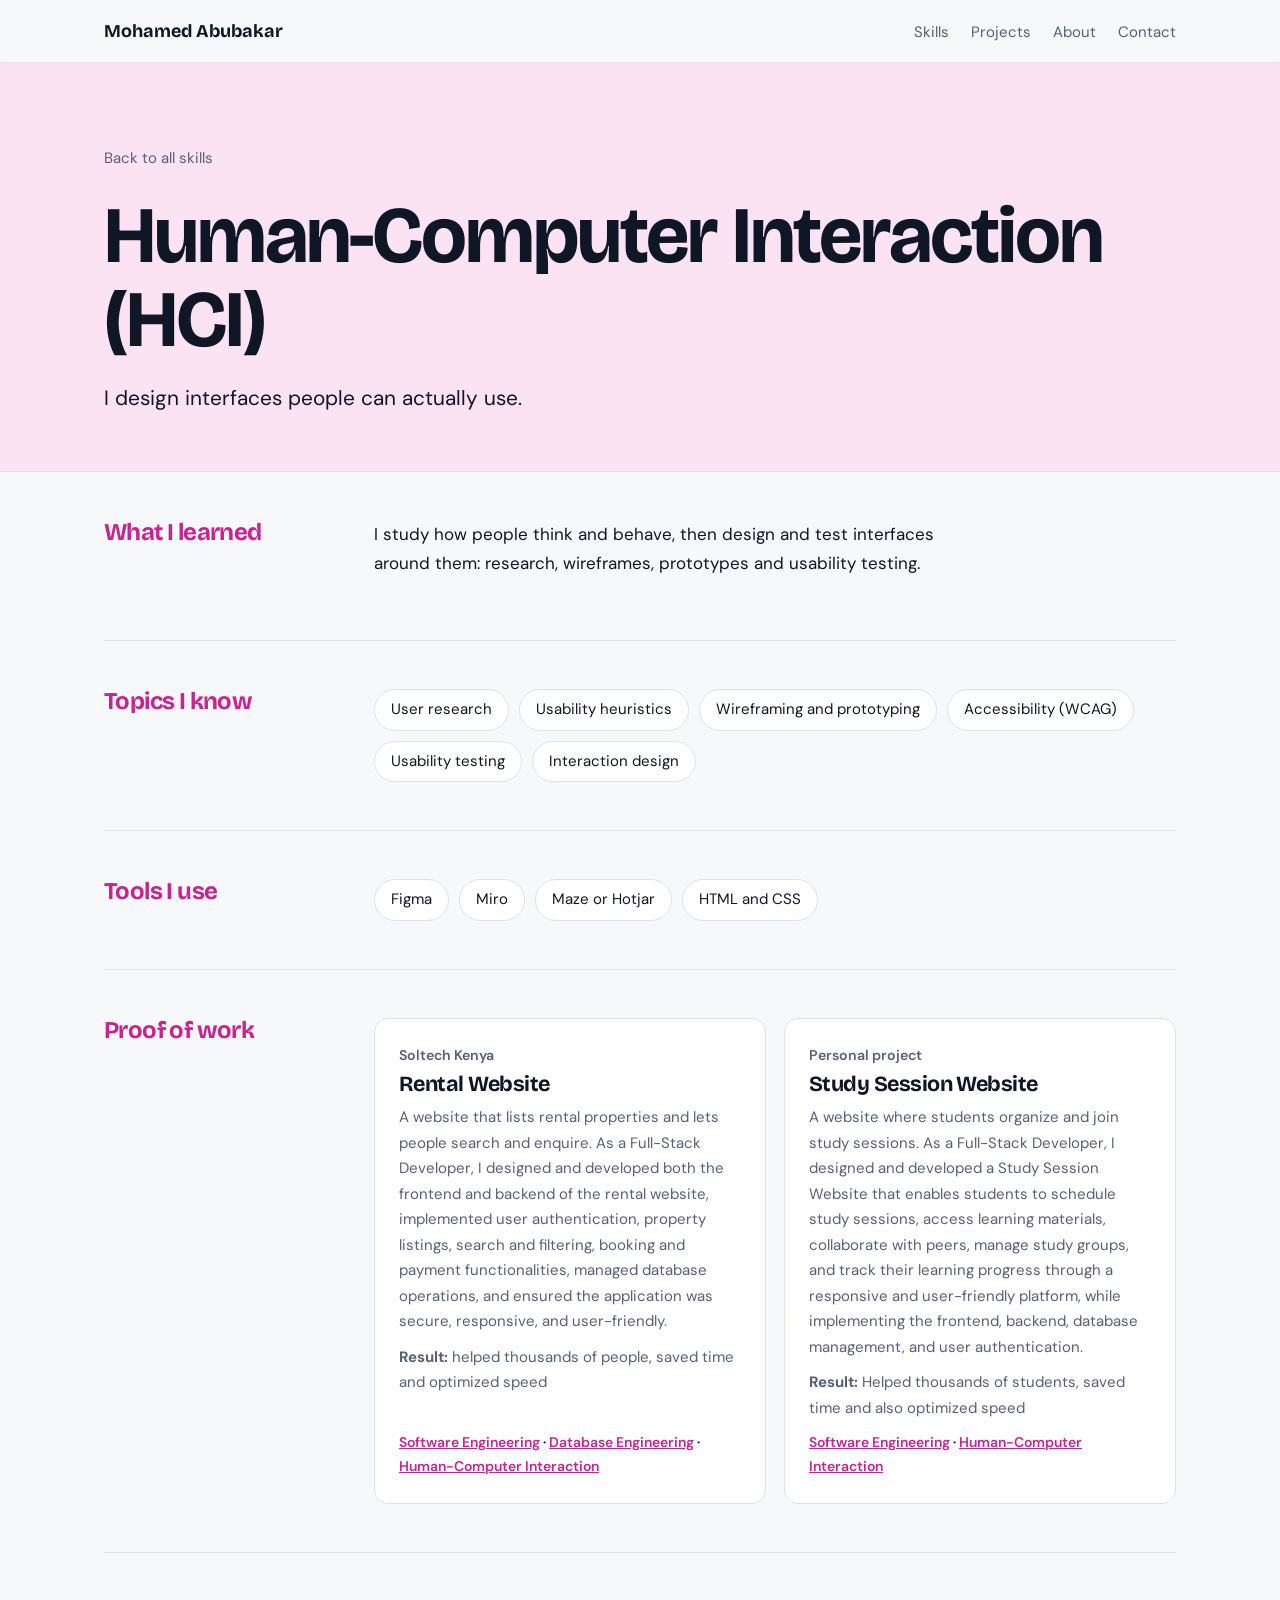
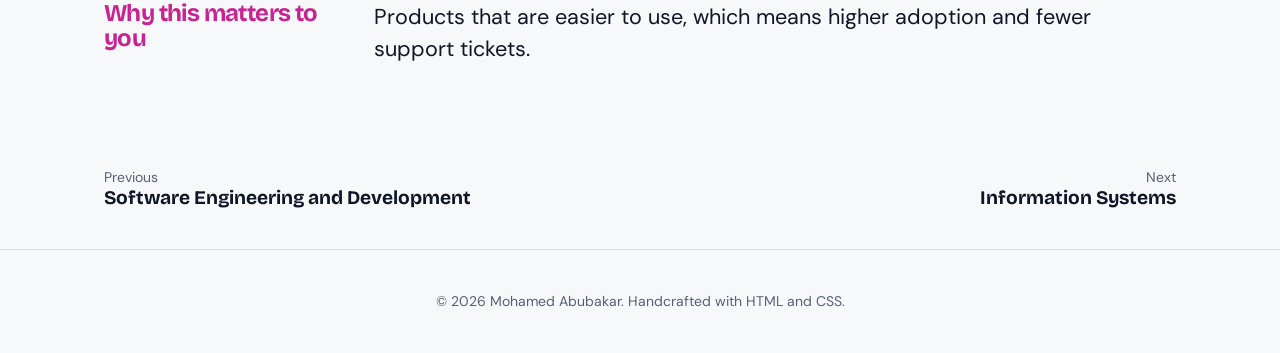
<file: skills/hci.html>
<!DOCTYPE html><html lang="en" style="--h:320"><head><meta charset="utf-8"><meta name="viewport" content="width=device-width,initial-scale=1">
<title>Human-Computer Interaction (HCI) · Mohamed Abubakar</title><meta name="description" content="Mohamed Abubakar: Computer Science Graduate portfolio.">
<link href="https://fonts.googleapis.com/css2?family=Bricolage+Grotesque:wght@600;700&family=DM+Sans:wght@400;600&display=swap" rel="stylesheet">
<link rel="stylesheet" href="../style.css"></head><body>
<nav class="t"><div class="w"><b>Mohamed Abubakar</b><div><a href="../index.html#skills">Skills</a><a href="../index.html#projects">Projects</a><a href="../index.html#about">About</a><a href="../index.html#contact">Contact</a></div></div></nav>
<main><header class="ph"><div class="w"><a class="back" href="../index.html#skills">Back to all skills</a><h1>Human-Computer Interaction (HCI)</h1><p>I design interfaces people can actually use.</p></div></header><div class="w">
<div class="blk"><h2>What I learned</h2><div><p>I study how people think and behave, then design and test interfaces around them: research, wireframes, prototypes and usability testing.</p></div></div>
<div class="blk"><h2>Topics I know</h2><ul class='c'><li>User research</li><li>Usability heuristics</li><li>Wireframing and prototyping</li><li>Accessibility (WCAG)</li><li>Usability testing</li><li>Interaction design</li></ul></div>
<div class="blk"><h2>Tools I use</h2><ul class='c'><li>Figma</li><li>Miro</li><li>Maze or Hotjar</li><li>HTML and CSS</li></ul></div>
<div class="blk"><h2>Proof of work</h2><div class="pcs"><article class="pc"><small>Soltech Kenya</small><h3>Rental Website</h3><p>A website that lists rental properties and lets people search and enquire. As a Full-Stack Developer, I designed and developed both the frontend and backend of the rental website, implemented user authentication, property listings, search and filtering, booking and payment functionalities, managed database operations, and ensured the application was secure, responsive, and user-friendly.</p><p><b>Result:</b> helped thousands of people, saved time and optimized speed</p><div class="sl"><a href="software.html" style="--h:35">Software Engineering</a> · <a href="database.html" style="--h:200">Database Engineering</a> · <a href="hci.html" style="--h:320">Human-Computer Interaction</a></div></article><article class="pc"><small>Personal project</small><h3>Study Session Website</h3><p>A website where students organize and join study sessions. As a Full-Stack Developer, I designed and developed a Study Session Website that enables students to schedule study sessions, access learning materials, collaborate with peers, manage study groups, and track their learning progress through a responsive and user-friendly platform, while implementing the frontend, backend, database management, and user authentication.</p><p><b>Result:</b> Helped thousands of students, saved time and also optimized speed</p><div class="sl"><a href="software.html" style="--h:35">Software Engineering</a> · <a href="hci.html" style="--h:320">Human-Computer Interaction</a></div></article></div></div>
<div class="blk" style="border:0"><h2>Why this matters to you</h2><p class="hire">Products that are easier to use, which means higher adoption and fewer support tickets.</p></div>
<div class="pn"><a href="software.html"><small>Previous</small>Software Engineering and Development</a><a href="infosys.html"><small>Next</small>Information Systems</a></div></div></main><footer>© 2026 Mohamed Abubakar. Handcrafted with HTML and CSS.</footer></body></html>
</file>
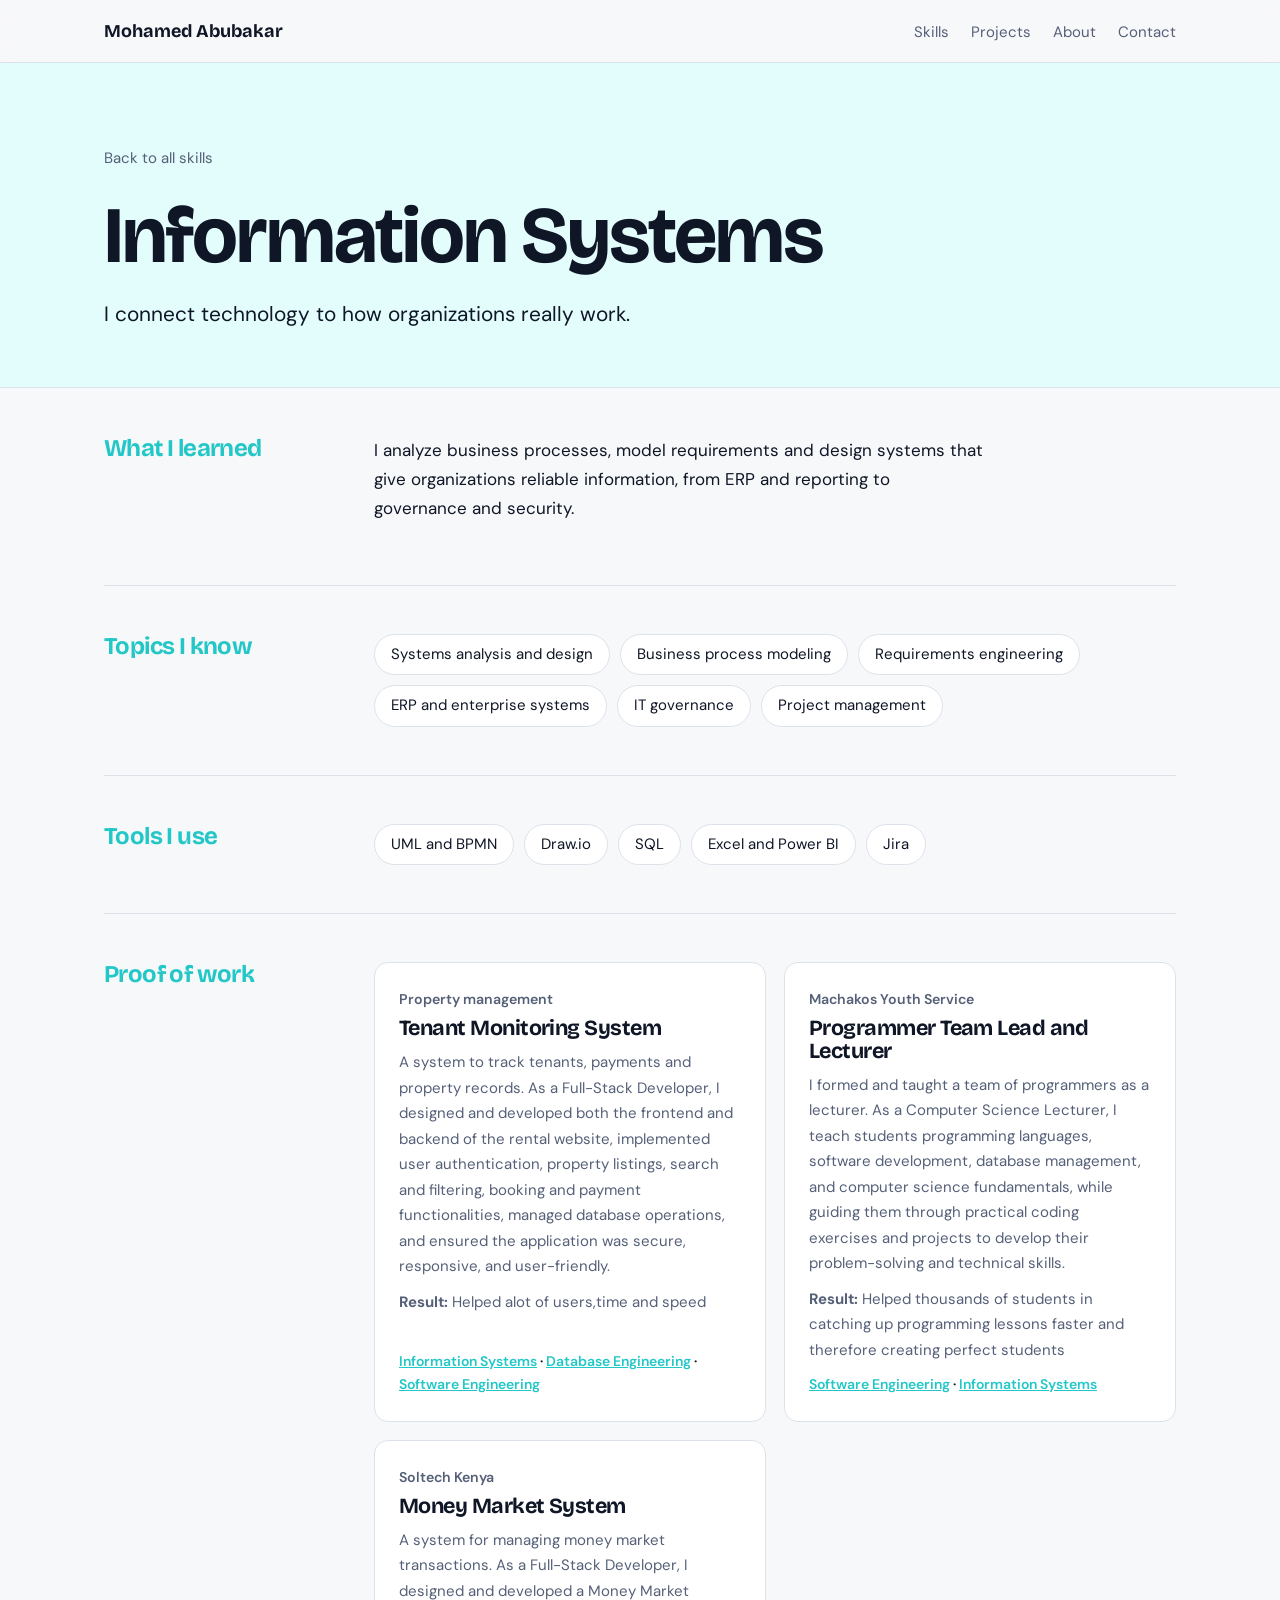
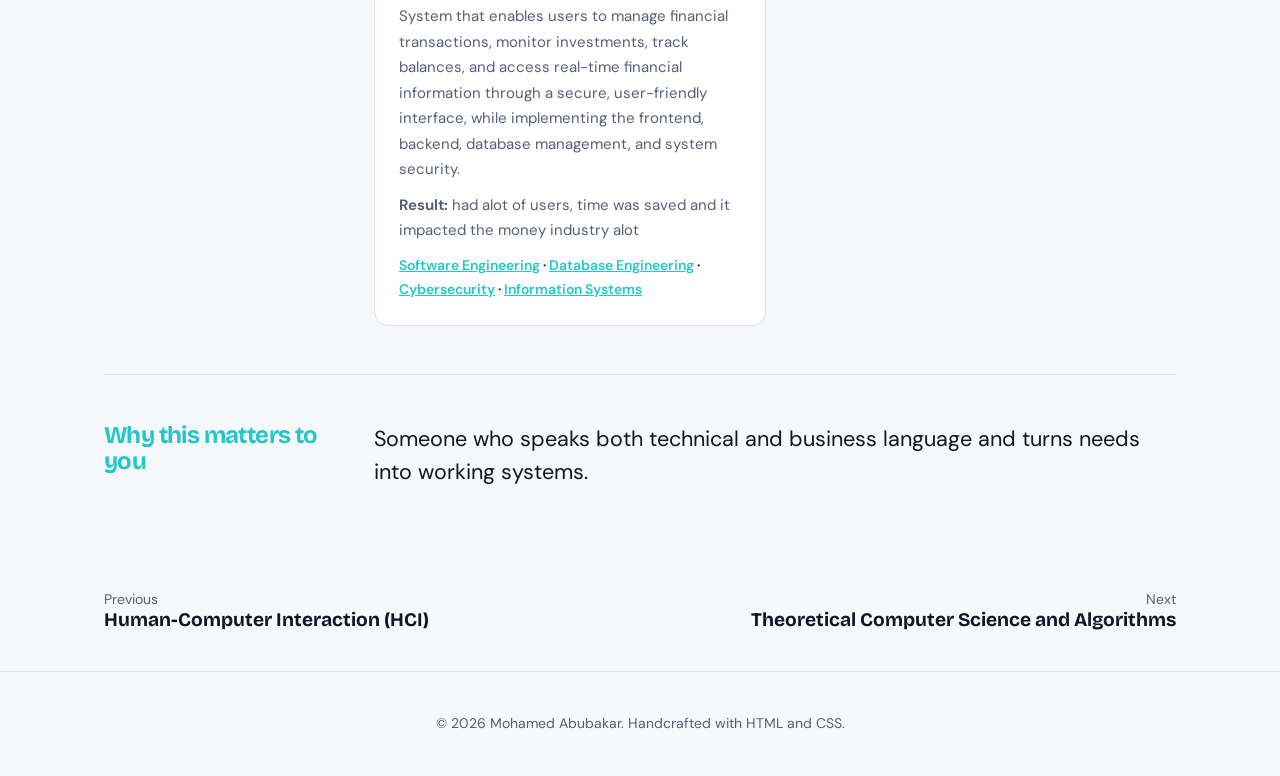
<file: skills/infosys.html>
<!DOCTYPE html><html lang="en" style="--h:180"><head><meta charset="utf-8"><meta name="viewport" content="width=device-width,initial-scale=1">
<title>Information Systems · Mohamed Abubakar</title><meta name="description" content="Mohamed Abubakar: Computer Science Graduate portfolio.">
<link href="https://fonts.googleapis.com/css2?family=Bricolage+Grotesque:wght@600;700&family=DM+Sans:wght@400;600&display=swap" rel="stylesheet">
<link rel="stylesheet" href="../style.css"></head><body>
<nav class="t"><div class="w"><b>Mohamed Abubakar</b><div><a href="../index.html#skills">Skills</a><a href="../index.html#projects">Projects</a><a href="../index.html#about">About</a><a href="../index.html#contact">Contact</a></div></div></nav>
<main><header class="ph"><div class="w"><a class="back" href="../index.html#skills">Back to all skills</a><h1>Information Systems</h1><p>I connect technology to how organizations really work.</p></div></header><div class="w">
<div class="blk"><h2>What I learned</h2><div><p>I analyze business processes, model requirements and design systems that give organizations reliable information, from ERP and reporting to governance and security.</p></div></div>
<div class="blk"><h2>Topics I know</h2><ul class='c'><li>Systems analysis and design</li><li>Business process modeling</li><li>Requirements engineering</li><li>ERP and enterprise systems</li><li>IT governance</li><li>Project management</li></ul></div>
<div class="blk"><h2>Tools I use</h2><ul class='c'><li>UML and BPMN</li><li>Draw.io</li><li>SQL</li><li>Excel and Power BI</li><li>Jira</li></ul></div>
<div class="blk"><h2>Proof of work</h2><div class="pcs"><article class="pc"><small>Property management</small><h3>Tenant Monitoring System</h3><p>A system to track tenants, payments and property records. As a Full-Stack Developer, I designed and developed both the frontend and backend of the rental website, implemented user authentication, property listings, search and filtering, booking and payment functionalities, managed database operations, and ensured the application was secure, responsive, and user-friendly.</p><p><b>Result:</b> Helped alot of users,time and speed</p><div class="sl"><a href="infosys.html" style="--h:180">Information Systems</a> · <a href="database.html" style="--h:200">Database Engineering</a> · <a href="software.html" style="--h:35">Software Engineering</a></div></article><article class="pc"><small>Machakos Youth Service</small><h3>Programmer Team Lead and Lecturer</h3><p>I formed and taught a team of programmers as a lecturer. As a Computer Science Lecturer, I teach students programming languages, software development, database management, and computer science fundamentals, while guiding them through practical coding exercises and projects to develop their problem-solving and technical skills.</p><p><b>Result:</b> Helped thousands of students in catching up programming lessons faster and therefore creating perfect students</p><div class="sl"><a href="software.html" style="--h:35">Software Engineering</a> · <a href="infosys.html" style="--h:180">Information Systems</a></div></article><article class="pc"><small>Soltech Kenya</small><h3>Money Market System</h3><p>A system for managing money market transactions. As a Full-Stack Developer, I designed and developed a Money Market System that enables users to manage financial transactions, monitor investments, track balances, and access real-time financial information through a secure, user-friendly interface, while implementing the frontend, backend, database management, and system security.</p><p><b>Result:</b> had alot of users, time was saved and it impacted the money industry alot</p><div class="sl"><a href="software.html" style="--h:35">Software Engineering</a> · <a href="database.html" style="--h:200">Database Engineering</a> · <a href="security.html" style="--h:350">Cybersecurity</a> · <a href="infosys.html" style="--h:180">Information Systems</a></div></article></div></div>
<div class="blk" style="border:0"><h2>Why this matters to you</h2><p class="hire">Someone who speaks both technical and business language and turns needs into working systems.</p></div>
<div class="pn"><a href="hci.html"><small>Previous</small>Human-Computer Interaction (HCI)</a><a href="theory.html"><small>Next</small>Theoretical Computer Science and Algorithms</a></div></div></main><footer>© 2026 Mohamed Abubakar. Handcrafted with HTML and CSS.</footer></body></html>
</file>
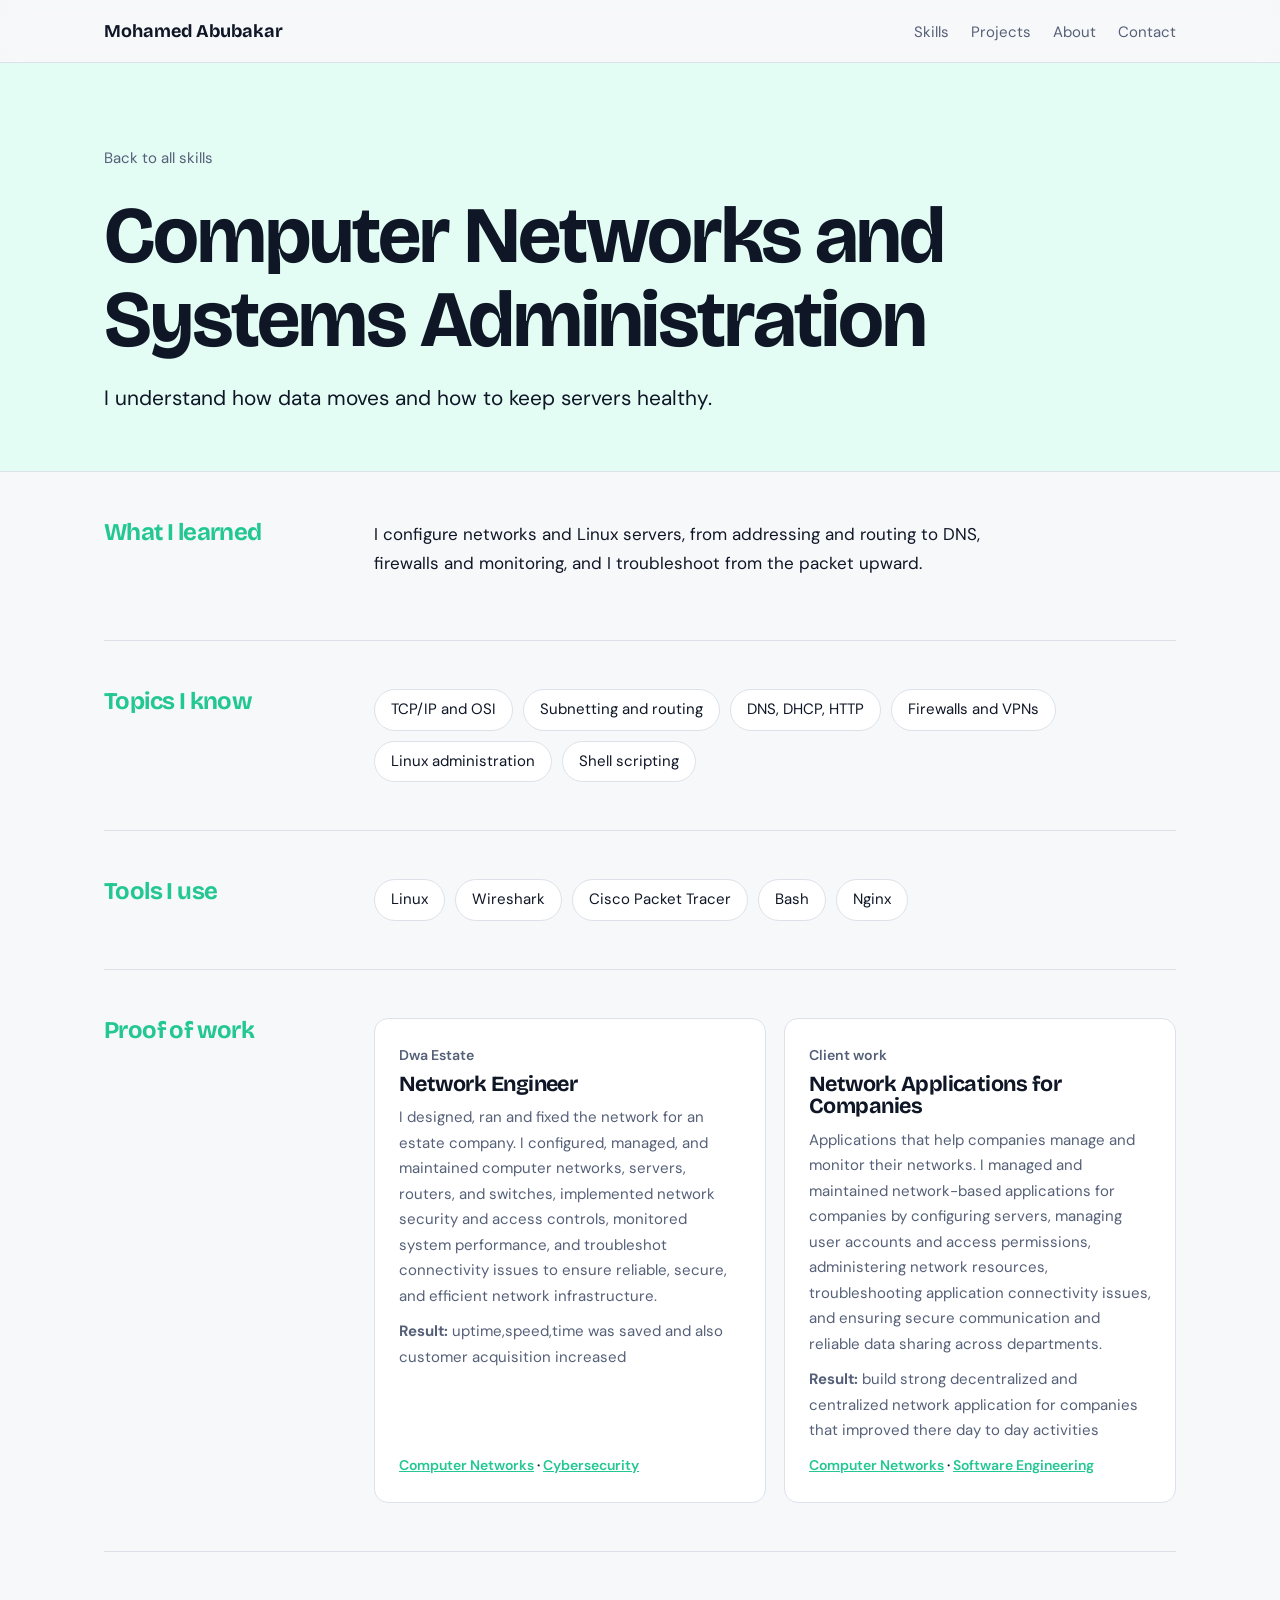
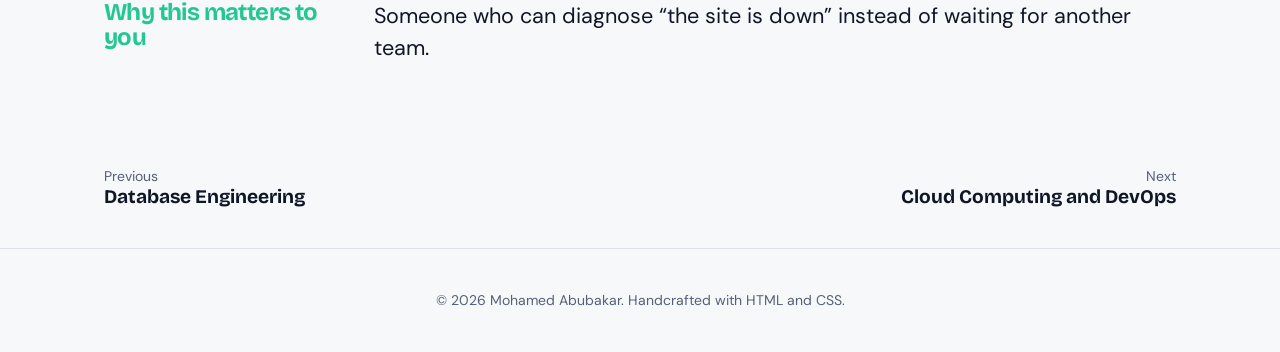
<file: skills/networks.html>
<!DOCTYPE html><html lang="en" style="--h:160"><head><meta charset="utf-8"><meta name="viewport" content="width=device-width,initial-scale=1">
<title>Computer Networks and Systems Administration · Mohamed Abubakar</title><meta name="description" content="Mohamed Abubakar: Computer Science Graduate portfolio.">
<link href="https://fonts.googleapis.com/css2?family=Bricolage+Grotesque:wght@600;700&family=DM+Sans:wght@400;600&display=swap" rel="stylesheet">
<link rel="stylesheet" href="../style.css"></head><body>
<nav class="t"><div class="w"><b>Mohamed Abubakar</b><div><a href="../index.html#skills">Skills</a><a href="../index.html#projects">Projects</a><a href="../index.html#about">About</a><a href="../index.html#contact">Contact</a></div></div></nav>
<main><header class="ph"><div class="w"><a class="back" href="../index.html#skills">Back to all skills</a><h1>Computer Networks and Systems Administration</h1><p>I understand how data moves and how to keep servers healthy.</p></div></header><div class="w">
<div class="blk"><h2>What I learned</h2><div><p>I configure networks and Linux servers, from addressing and routing to DNS, firewalls and monitoring, and I troubleshoot from the packet upward.</p></div></div>
<div class="blk"><h2>Topics I know</h2><ul class='c'><li>TCP/IP and OSI</li><li>Subnetting and routing</li><li>DNS, DHCP, HTTP</li><li>Firewalls and VPNs</li><li>Linux administration</li><li>Shell scripting</li></ul></div>
<div class="blk"><h2>Tools I use</h2><ul class='c'><li>Linux</li><li>Wireshark</li><li>Cisco Packet Tracer</li><li>Bash</li><li>Nginx</li></ul></div>
<div class="blk"><h2>Proof of work</h2><div class="pcs"><article class="pc"><small>Dwa Estate</small><h3>Network Engineer</h3><p>I designed, ran and fixed the network for an estate company. I configured, managed, and maintained computer networks, servers, routers, and switches, implemented network security and access controls, monitored system performance, and troubleshot connectivity issues to ensure reliable, secure, and efficient network infrastructure.</p><p><b>Result:</b> uptime,speed,time was saved and also customer acquisition increased</p><div class="sl"><a href="networks.html" style="--h:160">Computer Networks</a> · <a href="security.html" style="--h:350">Cybersecurity</a></div></article><article class="pc"><small>Client work</small><h3>Network Applications for Companies</h3><p>Applications that help companies manage and monitor their networks. I managed and maintained network-based applications for companies by configuring servers, managing user accounts and access permissions, administering network resources, troubleshooting application connectivity issues, and ensuring secure communication and reliable data sharing across departments.</p><p><b>Result:</b> build strong decentralized and centralized network application for companies that improved there day to day activities</p><div class="sl"><a href="networks.html" style="--h:160">Computer Networks</a> · <a href="software.html" style="--h:35">Software Engineering</a></div></article></div></div>
<div class="blk" style="border:0"><h2>Why this matters to you</h2><p class="hire">Someone who can diagnose “the site is down” instead of waiting for another team.</p></div>
<div class="pn"><a href="database.html"><small>Previous</small>Database Engineering</a><a href="cloud.html"><small>Next</small>Cloud Computing and DevOps</a></div></div></main><footer>© 2026 Mohamed Abubakar. Handcrafted with HTML and CSS.</footer></body></html>
</file>
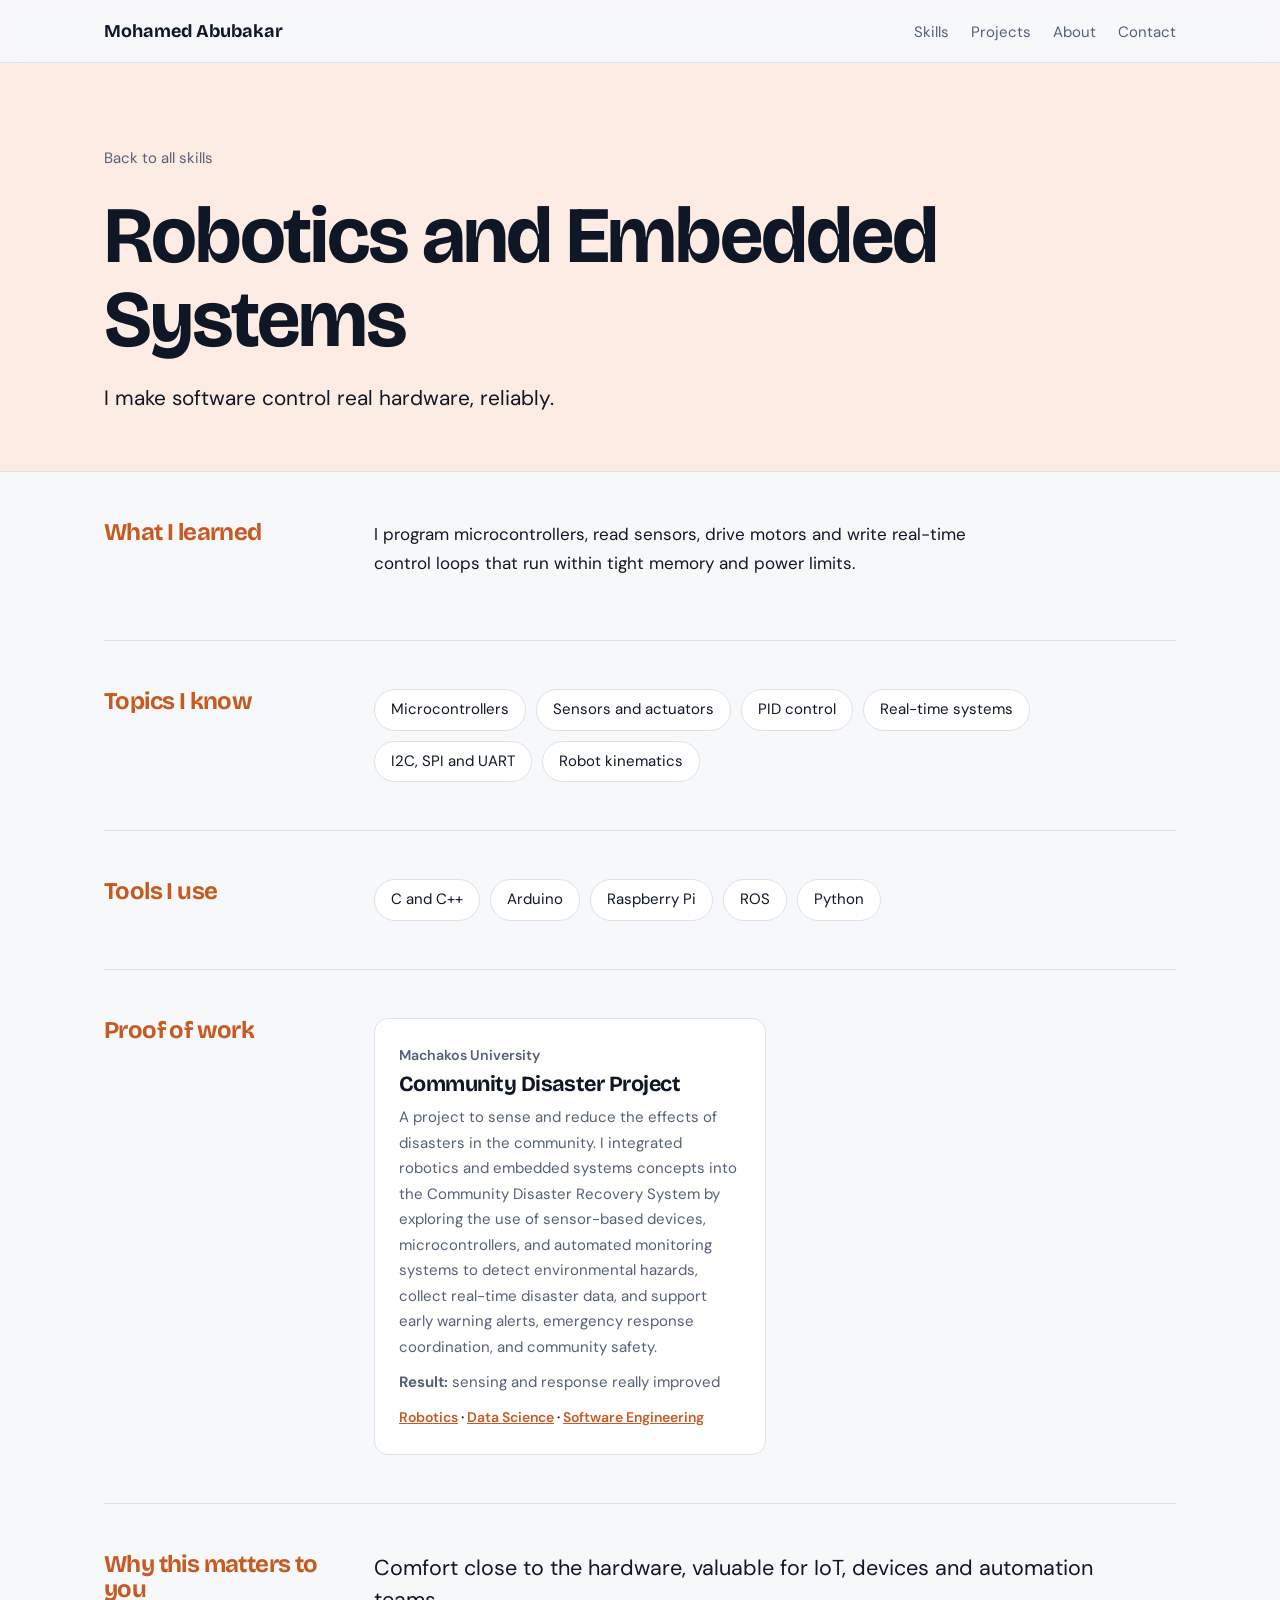
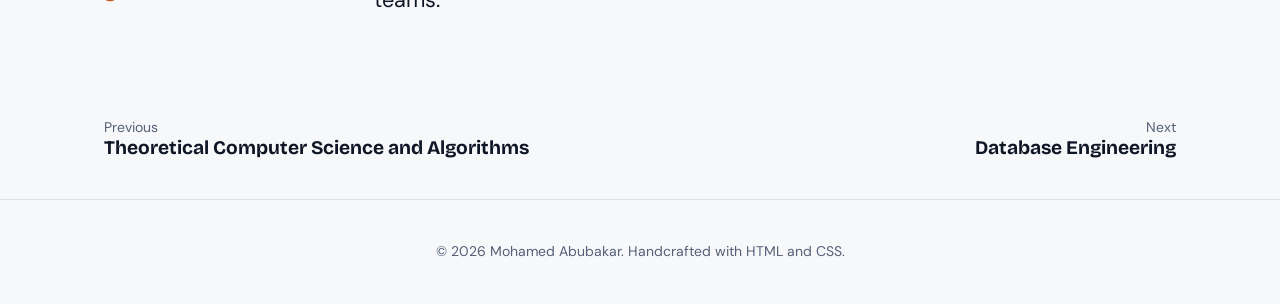
<file: skills/robotics.html>
<!DOCTYPE html><html lang="en" style="--h:20"><head><meta charset="utf-8"><meta name="viewport" content="width=device-width,initial-scale=1">
<title>Robotics and Embedded Systems · Mohamed Abubakar</title><meta name="description" content="Mohamed Abubakar: Computer Science Graduate portfolio.">
<link href="https://fonts.googleapis.com/css2?family=Bricolage+Grotesque:wght@600;700&family=DM+Sans:wght@400;600&display=swap" rel="stylesheet">
<link rel="stylesheet" href="../style.css"></head><body>
<nav class="t"><div class="w"><b>Mohamed Abubakar</b><div><a href="../index.html#skills">Skills</a><a href="../index.html#projects">Projects</a><a href="../index.html#about">About</a><a href="../index.html#contact">Contact</a></div></div></nav>
<main><header class="ph"><div class="w"><a class="back" href="../index.html#skills">Back to all skills</a><h1>Robotics and Embedded Systems</h1><p>I make software control real hardware, reliably.</p></div></header><div class="w">
<div class="blk"><h2>What I learned</h2><div><p>I program microcontrollers, read sensors, drive motors and write real-time control loops that run within tight memory and power limits.</p></div></div>
<div class="blk"><h2>Topics I know</h2><ul class='c'><li>Microcontrollers</li><li>Sensors and actuators</li><li>PID control</li><li>Real-time systems</li><li>I2C, SPI and UART</li><li>Robot kinematics</li></ul></div>
<div class="blk"><h2>Tools I use</h2><ul class='c'><li>C and C++</li><li>Arduino</li><li>Raspberry Pi</li><li>ROS</li><li>Python</li></ul></div>
<div class="blk"><h2>Proof of work</h2><div class="pcs"><article class="pc"><small>Machakos University</small><h3>Community Disaster Project</h3><p>A project to sense and reduce the effects of disasters in the community. I integrated robotics and embedded systems concepts into the Community Disaster Recovery System by exploring the use of sensor-based devices, microcontrollers, and automated monitoring systems to detect environmental hazards, collect real-time disaster data, and support early warning alerts, emergency response coordination, and community safety.</p><p><b>Result:</b> sensing and response really improved</p><div class="sl"><a href="robotics.html" style="--h:20">Robotics</a> · <a href="data.html" style="--h:140">Data Science</a> · <a href="software.html" style="--h:35">Software Engineering</a></div></article></div></div>
<div class="blk" style="border:0"><h2>Why this matters to you</h2><p class="hire">Comfort close to the hardware, valuable for IoT, devices and automation teams.</p></div>
<div class="pn"><a href="theory.html"><small>Previous</small>Theoretical Computer Science and Algorithms</a><a href="database.html"><small>Next</small>Database Engineering</a></div></div></main><footer>© 2026 Mohamed Abubakar. Handcrafted with HTML and CSS.</footer></body></html>
</file>
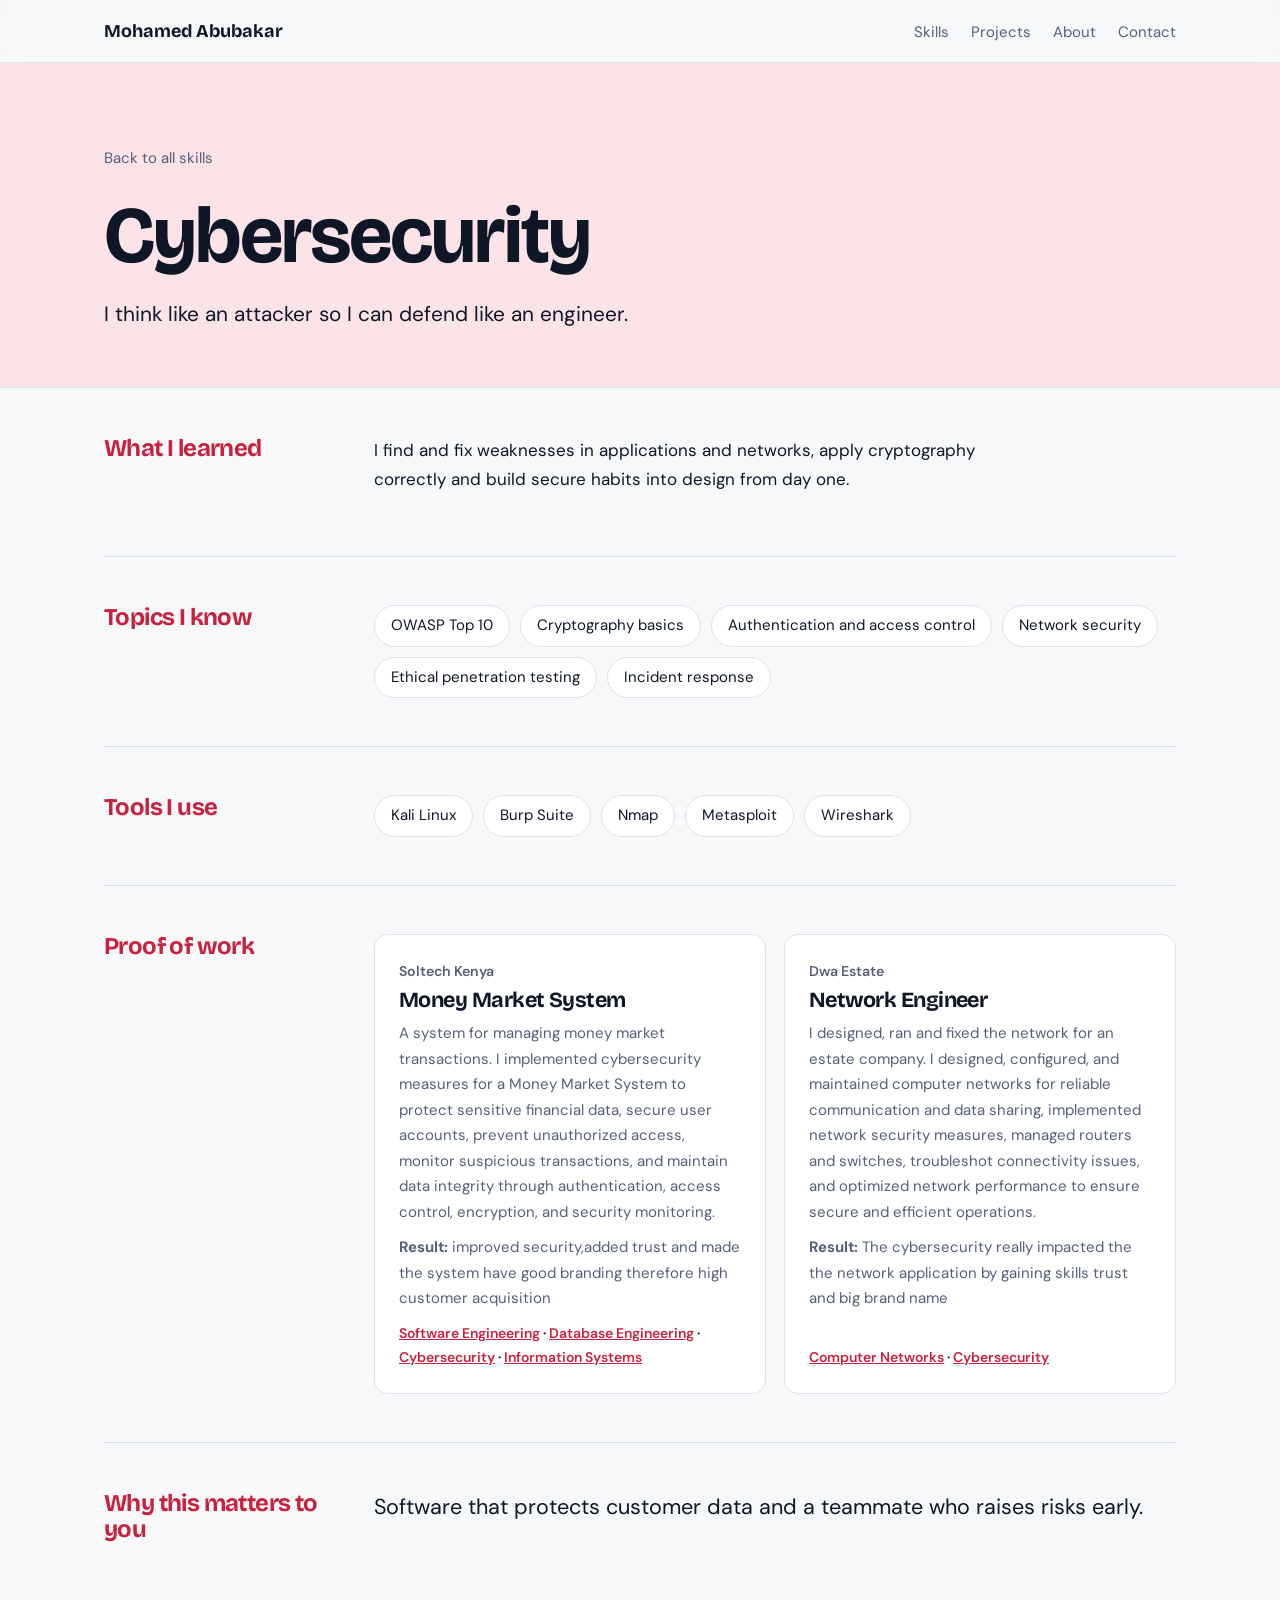
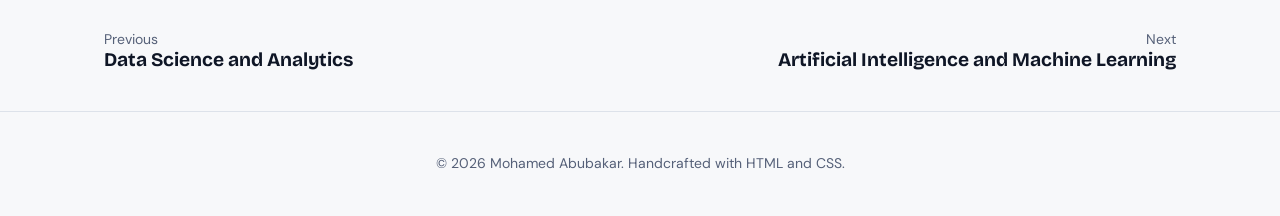
<file: skills/security.html>
<!DOCTYPE html><html lang="en" style="--h:350"><head><meta charset="utf-8"><meta name="viewport" content="width=device-width,initial-scale=1">
<title>Cybersecurity · Mohamed Abubakar</title><meta name="description" content="Mohamed Abubakar: Computer Science Graduate portfolio.">
<link href="https://fonts.googleapis.com/css2?family=Bricolage+Grotesque:wght@600;700&family=DM+Sans:wght@400;600&display=swap" rel="stylesheet">
<link rel="stylesheet" href="../style.css"></head><body>
<nav class="t"><div class="w"><b>Mohamed Abubakar</b><div><a href="../index.html#skills">Skills</a><a href="../index.html#projects">Projects</a><a href="../index.html#about">About</a><a href="../index.html#contact">Contact</a></div></div></nav>
<main><header class="ph"><div class="w"><a class="back" href="../index.html#skills">Back to all skills</a><h1>Cybersecurity</h1><p>I think like an attacker so I can defend like an engineer.</p></div></header><div class="w">
<div class="blk"><h2>What I learned</h2><div><p>I find and fix weaknesses in applications and networks, apply cryptography correctly and build secure habits into design from day one.</p></div></div>
<div class="blk"><h2>Topics I know</h2><ul class='c'><li>OWASP Top 10</li><li>Cryptography basics</li><li>Authentication and access control</li><li>Network security</li><li>Ethical penetration testing</li><li>Incident response</li></ul></div>
<div class="blk"><h2>Tools I use</h2><ul class='c'><li>Kali Linux</li><li>Burp Suite</li><li>Nmap</li><li>Metasploit</li><li>Wireshark</li></ul></div>
<div class="blk"><h2>Proof of work</h2><div class="pcs"><article class="pc"><small>Soltech Kenya</small><h3>Money Market System</h3><p>A system for managing money market transactions. I implemented cybersecurity measures for a Money Market System to protect sensitive financial data, secure user accounts, prevent unauthorized access, monitor suspicious transactions, and maintain data integrity through authentication, access control, encryption, and security monitoring.</p><p><b>Result:</b> improved security,added trust and made the system have good branding therefore high customer acquisition</p><div class="sl"><a href="software.html" style="--h:35">Software Engineering</a> · <a href="database.html" style="--h:200">Database Engineering</a> · <a href="security.html" style="--h:350">Cybersecurity</a> · <a href="infosys.html" style="--h:180">Information Systems</a></div></article><article class="pc"><small>Dwa Estate</small><h3>Network Engineer</h3><p>I designed, ran and fixed the network for an estate company. I designed, configured, and maintained computer networks for reliable communication and data sharing, implemented network security measures, managed routers and switches, troubleshot connectivity issues, and optimized network performance to ensure secure and efficient operations.</p><p><b>Result:</b> The cybersecurity really impacted the the network application by gaining skills trust and big brand name </p><div class="sl"><a href="networks.html" style="--h:160">Computer Networks</a> · <a href="security.html" style="--h:350">Cybersecurity</a></div></article></div></div>
<div class="blk" style="border:0"><h2>Why this matters to you</h2><p class="hire">Software that protects customer data and a teammate who raises risks early.</p></div>
<div class="pn"><a href="data.html"><small>Previous</small>Data Science and Analytics</a><a href="ai.html"><small>Next</small>Artificial Intelligence and Machine Learning</a></div></div></main><footer>© 2026 Mohamed Abubakar. Handcrafted with HTML and CSS.</footer></body></html>
</file>
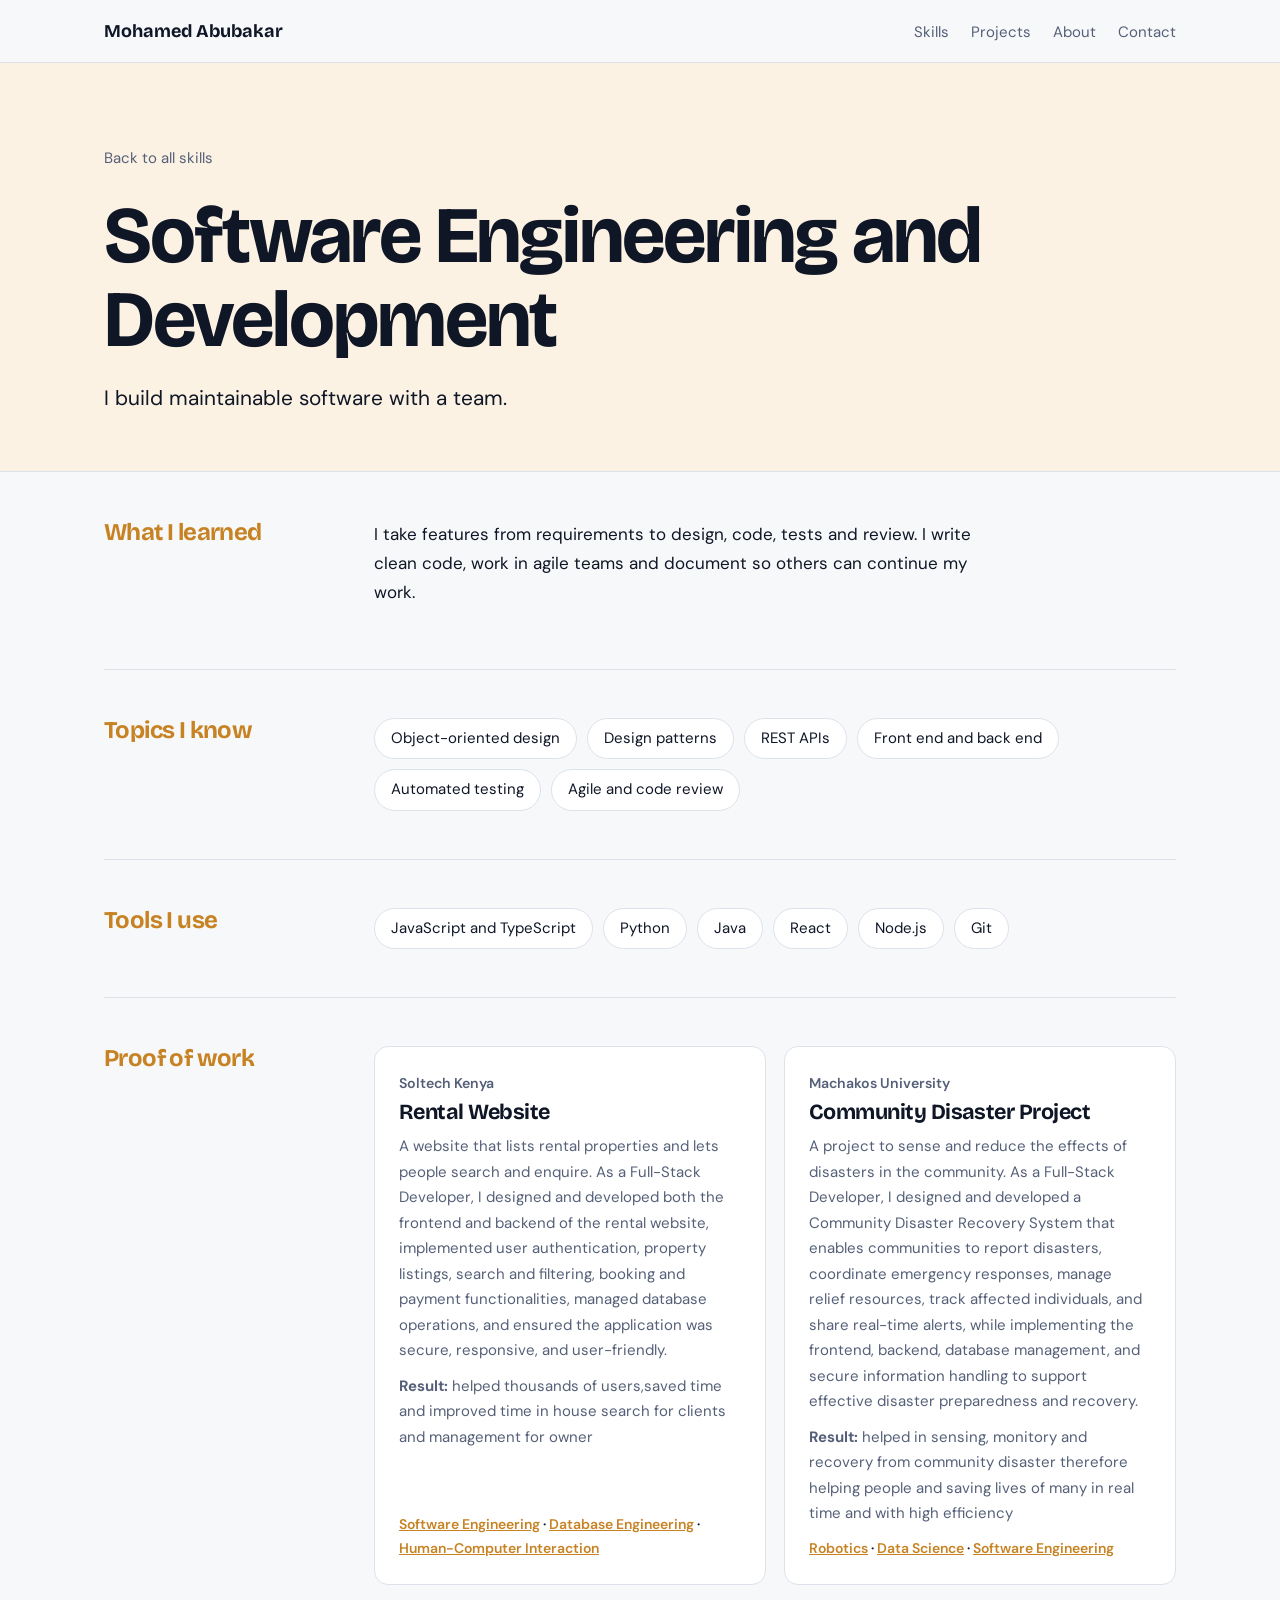
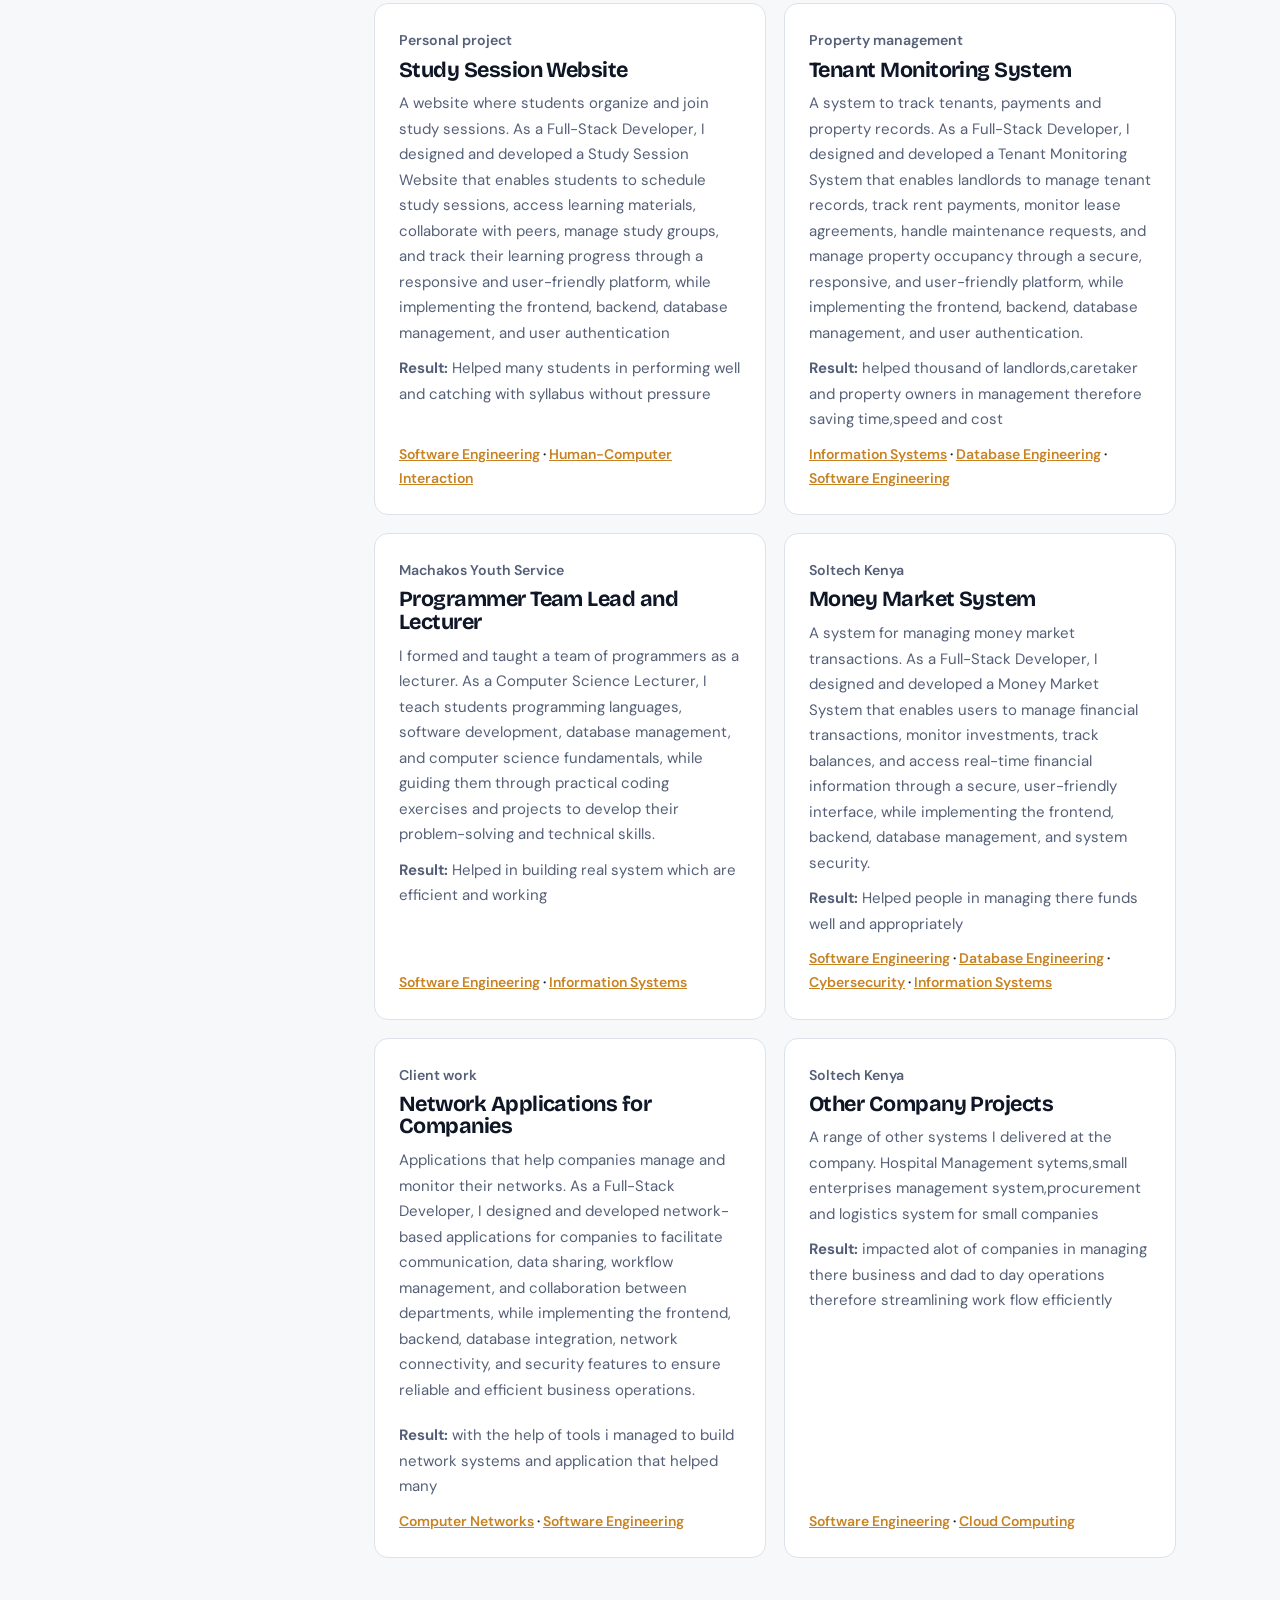
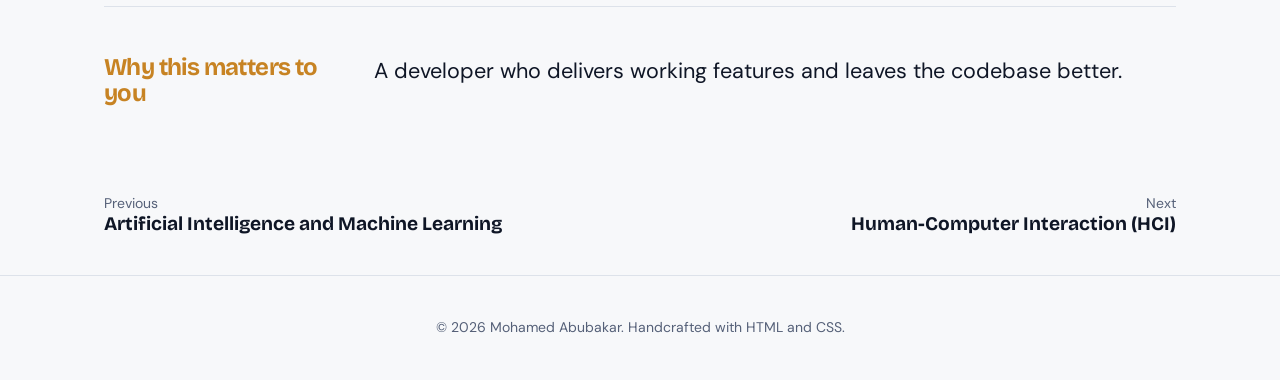
<file: skills/software.html>
<!DOCTYPE html><html lang="en" style="--h:35"><head><meta charset="utf-8"><meta name="viewport" content="width=device-width,initial-scale=1">
<title>Software Engineering and Development · Mohamed Abubakar</title><meta name="description" content="Mohamed Abubakar: Computer Science Graduate portfolio.">
<link href="https://fonts.googleapis.com/css2?family=Bricolage+Grotesque:wght@600;700&family=DM+Sans:wght@400;600&display=swap" rel="stylesheet">
<link rel="stylesheet" href="../style.css"></head><body>
<nav class="t"><div class="w"><b>Mohamed Abubakar</b><div><a href="../index.html#skills">Skills</a><a href="../index.html#projects">Projects</a><a href="../index.html#about">About</a><a href="../index.html#contact">Contact</a></div></div></nav>
<main><header class="ph"><div class="w"><a class="back" href="../index.html#skills">Back to all skills</a><h1>Software Engineering and Development</h1><p>I build maintainable software with a team.</p></div></header><div class="w">
<div class="blk"><h2>What I learned</h2><div><p>I take features from requirements to design, code, tests and review. I write clean code, work in agile teams and document so others can continue my work.</p></div></div>
<div class="blk"><h2>Topics I know</h2><ul class='c'><li>Object-oriented design</li><li>Design patterns</li><li>REST APIs</li><li>Front end and back end</li><li>Automated testing</li><li>Agile and code review</li></ul></div>
<div class="blk"><h2>Tools I use</h2><ul class='c'><li>JavaScript and TypeScript</li><li>Python</li><li>Java</li><li>React</li><li>Node.js</li><li>Git</li></ul></div>
<div class="blk"><h2>Proof of work</h2><div class="pcs"><article class="pc"><small>Soltech Kenya</small><h3>Rental Website</h3><p>A website that lists rental properties and lets people search and enquire. As a Full-Stack Developer, I designed and developed both the frontend and backend of the rental website, implemented user authentication, property listings, search and filtering, booking and payment functionalities, managed database operations, and ensured the application was secure, responsive, and user-friendly.</p><p><b>Result:</b> helped thousands of users,saved time and improved time in house search for clients and management for owner </p><div class="sl"><a href="software.html" style="--h:35">Software Engineering</a> · <a href="database.html" style="--h:200">Database Engineering</a> · <a href="hci.html" style="--h:320">Human-Computer Interaction</a></div></article><article class="pc"><small>Machakos University</small><h3>Community Disaster Project</h3><p>A project to sense and reduce the effects of disasters in the community. As a Full-Stack Developer, I designed and developed a Community Disaster Recovery System that enables communities to report disasters, coordinate emergency responses, manage relief resources, track affected individuals, and share real-time alerts, while implementing the frontend, backend, database management, and secure information handling to support effective disaster preparedness and recovery.</p><p><b>Result:</b> helped in sensing, monitory and recovery from community disaster therefore helping people and saving lives of many in real time and with high efficiency</p><div class="sl"><a href="robotics.html" style="--h:20">Robotics</a> · <a href="data.html" style="--h:140">Data Science</a> · <a href="software.html" style="--h:35">Software Engineering</a></div></article><article class="pc"><small>Personal project</small><h3>Study Session Website</h3><p>A website where students organize and join study sessions. As a Full-Stack Developer, I designed and developed a Study Session Website that enables students to schedule study sessions, access learning materials, collaborate with peers, manage study groups, and track their learning progress through a responsive and user-friendly platform, while implementing the frontend, backend, database management, and user authentication</p><p><b>Result:</b> Helped many students in performing well and catching with syllabus without pressure</p><div class="sl"><a href="software.html" style="--h:35">Software Engineering</a> · <a href="hci.html" style="--h:320">Human-Computer Interaction</a></div></article><article class="pc"><small>Property management</small><h3>Tenant Monitoring System</h3><p>A system to track tenants, payments and property records. As a Full-Stack Developer, I designed and developed a Tenant Monitoring System that enables landlords to manage tenant records, track rent payments, monitor lease agreements, handle maintenance requests, and manage property occupancy through a secure, responsive, and user-friendly platform, while implementing the frontend, backend, database management, and user authentication.</p><p><b>Result:</b> helped thousand of landlords,caretaker and property owners in management therefore saving time,speed and cost</p><div class="sl"><a href="infosys.html" style="--h:180">Information Systems</a> · <a href="database.html" style="--h:200">Database Engineering</a> · <a href="software.html" style="--h:35">Software Engineering</a></div></article><article class="pc"><small>Machakos Youth Service</small><h3>Programmer Team Lead and Lecturer</h3><p>I formed and taught a team of programmers as a lecturer. As a Computer Science Lecturer, I teach students programming languages, software development, database management, and computer science fundamentals, while guiding them through practical coding exercises and projects to develop their problem-solving and technical skills.</p><p><b>Result:</b> Helped in building real system which are efficient and working</p><div class="sl"><a href="software.html" style="--h:35">Software Engineering</a> · <a href="infosys.html" style="--h:180">Information Systems</a></div></article><article class="pc"><small>Soltech Kenya</small><h3>Money Market System</h3><p>A system for managing money market transactions. As a Full-Stack Developer, I designed and developed a Money Market System that enables users to manage financial transactions, monitor investments, track balances, and access real-time financial information through a secure, user-friendly interface, while implementing the frontend, backend, database management, and system security.</p><p><b>Result:</b> Helped people in managing there funds well and appropriately</p><div class="sl"><a href="software.html" style="--h:35">Software Engineering</a> · <a href="database.html" style="--h:200">Database Engineering</a> · <a href="security.html" style="--h:350">Cybersecurity</a> · <a href="infosys.html" style="--h:180">Information Systems</a></div></article><article class="pc"><small>Client work</small><h3>Network Applications for Companies</h3><p>Applications that help companies manage and monitor their networks. As a Full-Stack Developer, I designed and developed network-based applications for companies to facilitate communication, data sharing, workflow management, and collaboration between departments, while implementing the frontend, backend, database integration, network connectivity, and security features to ensure reliable and efficient business operations.<p><p><b>Result:</b> with the help of tools i managed to build network systems and application that helped many</p><div class="sl"><a href="networks.html" style="--h:160">Computer Networks</a> · <a href="software.html" style="--h:35">Software Engineering</a></div></article><article class="pc"><small>Soltech Kenya</small><h3>Other Company Projects</h3><p>A range of other systems I delivered at the company. Hospital Management sytems,small enterprises management system,procurement and logistics system for small companies</p><p><b>Result:</b> impacted alot of companies in managing there business and dad to day operations therefore streamlining work flow efficiently</p><div class="sl"><a href="software.html" style="--h:35">Software Engineering</a> · <a href="cloud.html" style="--h:215">Cloud Computing</a></div></article></div></div>
<div class="blk" style="border:0"><h2>Why this matters to you</h2><p class="hire">A developer who delivers working features and leaves the codebase better.</p></div>
<div class="pn"><a href="ai.html"><small>Previous</small>Artificial Intelligence and Machine Learning</a><a href="hci.html"><small>Next</small>Human-Computer Interaction (HCI)</a></div></div></main><footer>© 2026 Mohamed Abubakar. Handcrafted with HTML and CSS.</footer></body></html>
</file>
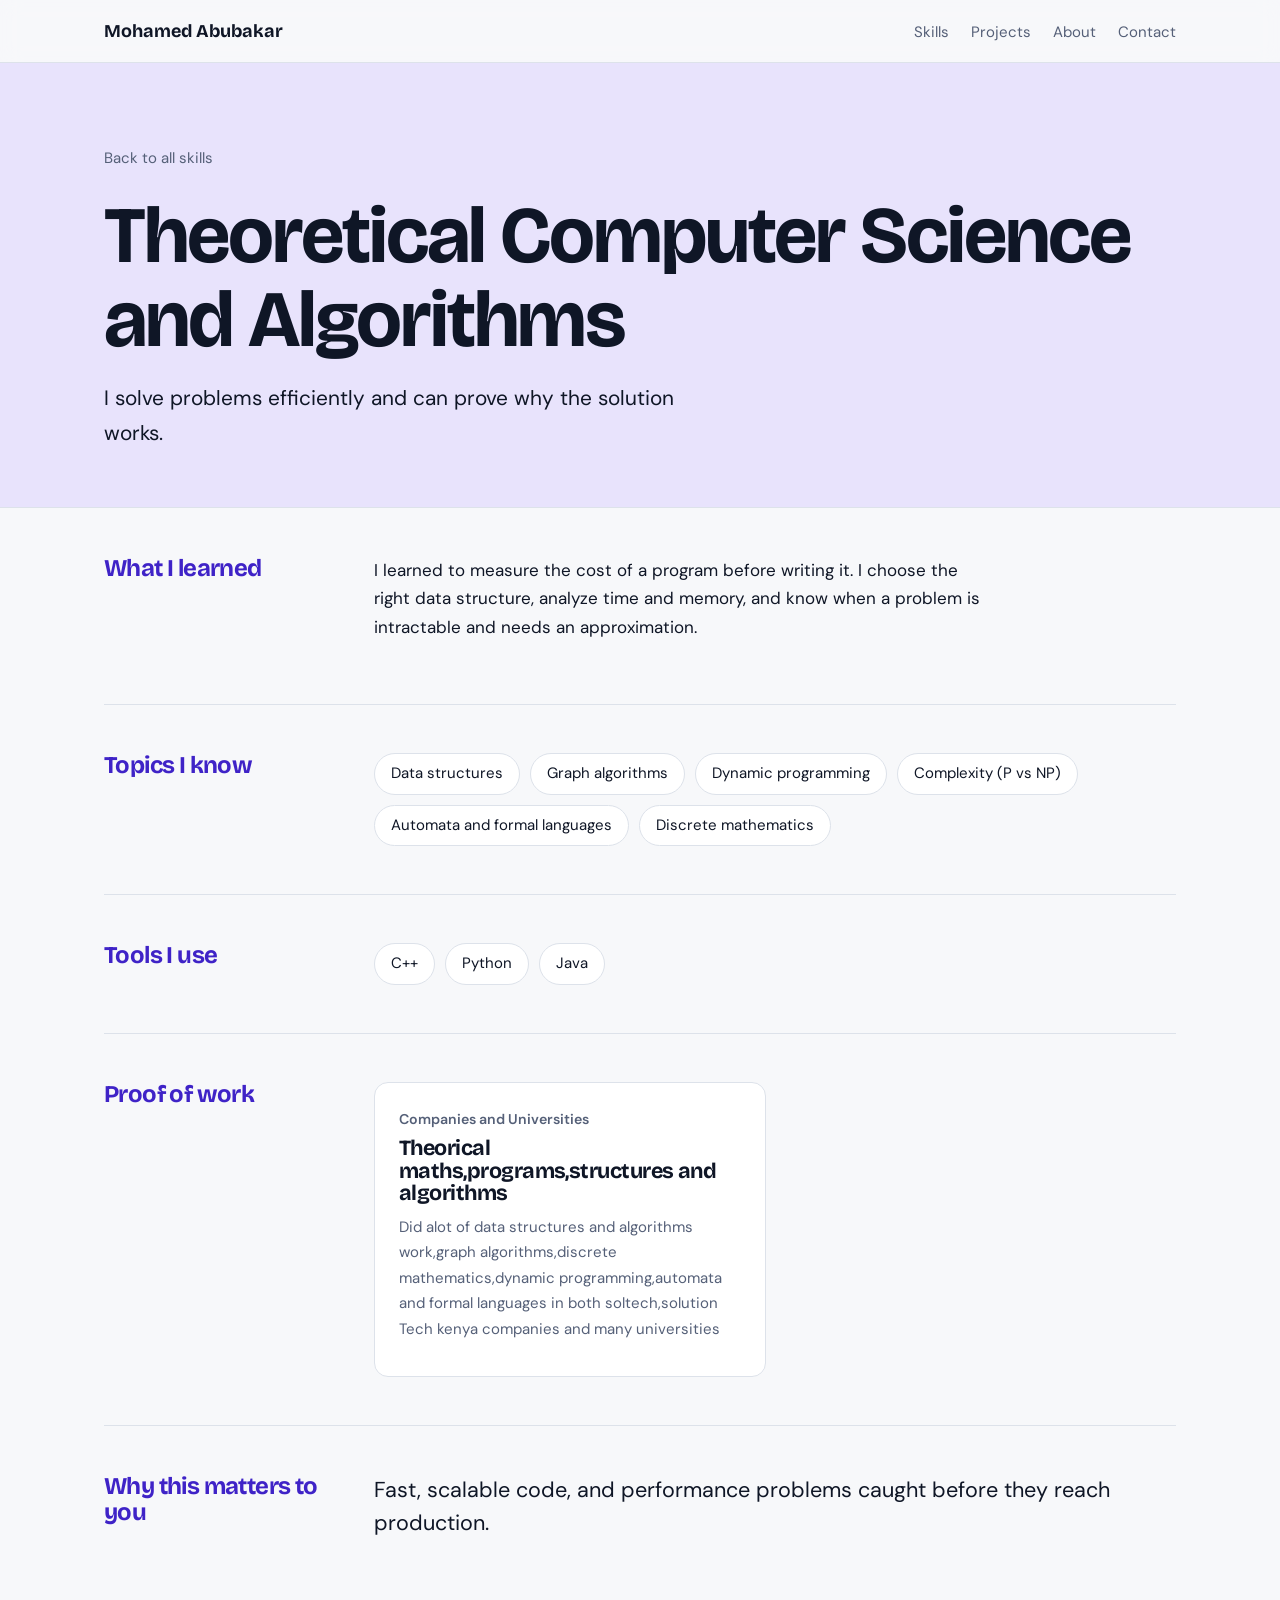
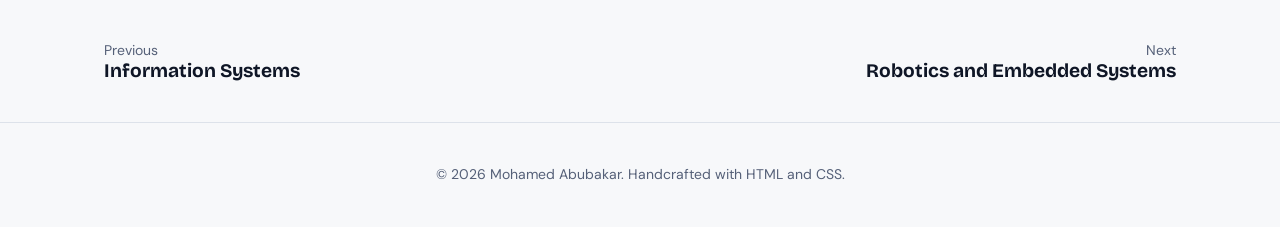
<file: skills/theory.html>
<!DOCTYPE html><html lang="en" style="--h:250"><head><meta charset="utf-8"><meta name="viewport" content="width=device-width,initial-scale=1">
<title>Theoretical Computer Science and Algorithms · Mohamed Abubakar</title><meta name="description" content="Mohamed Abubakar: Computer Science Graduate portfolio.">
<link href="https://fonts.googleapis.com/css2?family=Bricolage+Grotesque:wght@600;700&family=DM+Sans:wght@400;600&display=swap" rel="stylesheet">
<link rel="stylesheet" href="../style.css"></head><body>
<nav class="t"><div class="w"><b>Mohamed Abubakar</b><div><a href="../index.html#skills">Skills</a><a href="../index.html#projects">Projects</a><a href="../index.html#about">About</a><a href="../index.html#contact">Contact</a></div></div></nav>
<main><header class="ph"><div class="w"><a class="back" href="../index.html#skills">Back to all skills</a><h1>Theoretical Computer Science and Algorithms</h1><p>I solve problems efficiently and can prove why the solution works.</p></div></header><div class="w">
<div class="blk"><h2>What I learned</h2><div><p>I learned to measure the cost of a program before writing it. I choose the right data structure, analyze time and memory, and know when a problem is intractable and needs an approximation.</p></div></div>
<div class="blk"><h2>Topics I know</h2><ul class='c'><li>Data structures</li><li>Graph algorithms</li><li>Dynamic programming</li><li>Complexity (P vs NP)</li><li>Automata and formal languages</li><li>Discrete mathematics</li></ul></div>
<div class="blk"><h2>Tools I use</h2><ul class='c'><li>C++</li><li>Python</li><li>Java</li></ul></div>
<div class="blk"><h2>Proof of work</h2><div class="pcs"><article class="pc"><small>Companies and Universities</small><h3>Theorical maths,programs,structures and algorithms</h3><p>Did alot of data structures and algorithms work,graph algorithms,discrete mathematics,dynamic programming,automata and formal languages in both soltech,solution Tech kenya companies and many universities</p></article></div></div>
<div class="blk" style="border:0"><h2>Why this matters to you</h2><p class="hire">Fast, scalable code, and performance problems caught before they reach production.</p></div>
<div class="pn"><a href="infosys.html"><small>Previous</small>Information Systems</a><a href="robotics.html"><small>Next</small>Robotics and Embedded Systems</a></div></div></main><footer>© 2026 Mohamed Abubakar. Handcrafted with HTML and CSS.</footer></body></html>
</file>
<file: style.css>
:root{--bg:#f7f8fa;--card:#fff;--ink:#0f1626;--mute:#556078;--line:#dde2ea;--h:250;--ac:hsl(var(--h) 70% 46%);--tint:hsl(var(--h) 80% 94%)}
@media (prefers-color-scheme:dark){:root{--bg:#0b101b;--card:#131a29;--ink:#eef1f8;--mute:#a1abc2;--line:#27314a;--ac:hsl(var(--h) 85% 70%);--tint:hsl(var(--h) 35% 17%);color-scheme:dark}}
*{box-sizing:border-box}html{scroll-behavior:smooth}
body{margin:0;background:var(--bg);color:var(--ink);font:17px/1.7 "DM Sans",system-ui,sans-serif;-webkit-font-smoothing:antialiased}
h1,h2,h3,.d{font-family:"Bricolage Grotesque","DM Sans",system-ui,sans-serif;letter-spacing:-.025em;line-height:1.05;margin:0}
a{color:var(--ac)}:focus-visible{outline:3px solid var(--ac);outline-offset:3px}
.w{max-width:1120px;margin:0 auto;padding:0 24px}
nav.t{position:sticky;top:0;z-index:5;background:color-mix(in srgb,var(--bg) 88%,transparent);backdrop-filter:blur(10px);border-bottom:1px solid var(--line)}
nav.t .w{display:flex;justify-content:space-between;align-items:center;height:62px}
nav.t b{font:700 18px "Bricolage Grotesque",sans-serif}nav.t div a{margin-left:22px;color:var(--mute);text-decoration:none;font-size:15px}nav.t div a:hover{color:var(--ink)}
.hero{padding:96px 0 56px}.hero h1{font-size:clamp(2.8rem,9vw,7rem);max-width:12em}
.hero p{font-size:1.25rem;color:var(--mute);max-width:34em;margin:28px 0 0}
.b{display:inline-block;margin:32px 12px 0 0;padding:14px 26px;border-radius:999px;font:600 15px "DM Sans",sans-serif;text-decoration:none;border:2px solid var(--ink);color:var(--ink)}
.b.p{background:var(--ink);color:var(--bg)}.b:hover{border-color:var(--ac)}
section.s{padding:72px 0;border-top:1px solid var(--line)}
.lab{font:600 15px "DM Sans",sans-serif;color:var(--mute);margin-bottom:20px}
.about p{font-size:1.4rem;line-height:1.5;max-width:30em}
.st{display:flex;gap:48px;flex-wrap:wrap;margin-top:36px}.st b{display:block;font:700 2.6rem "Bricolage Grotesque",sans-serif}.st span{color:var(--mute);font-size:15px}
.rows a{display:grid;grid-template-columns:20px 1fr 1.1fr;gap:20px;align-items:center;padding:26px 16px;border-bottom:1px solid var(--line);text-decoration:none;color:var(--ink);transition:background .2s,padding .2s}
.rows a:first-child{border-top:1px solid var(--line)}
.rows i{width:14px;height:14px;border-radius:50%;background:var(--ac)}
.rows h3{font-size:clamp(1.3rem,2.6vw,2rem)}.rows p{margin:0;color:var(--mute);font-size:15px;line-height:1.5}
.rows a:hover{background:var(--tint);padding-left:28px}
.ph{padding:80px 0 56px;background:var(--tint);border-bottom:1px solid var(--line)}
.ph a.back{color:var(--mute);text-decoration:none;font-size:15px}.ph h1{font-size:clamp(2.3rem,6.5vw,5rem);margin:22px 0 18px;max-width:14em}
.ph p{font-size:1.3rem;max-width:30em;margin:0;color:var(--ink)}
.blk{display:grid;grid-template-columns:230px 1fr;gap:40px;padding:48px 0;border-bottom:1px solid var(--line)}
.blk h2{font-size:1.5rem;color:var(--ac)}.blk p{margin:0 0 14px;max-width:36em}
ul.c{list-style:none;margin:0;padding:0;display:flex;flex-wrap:wrap;gap:10px}
ul.c li{padding:7px 16px;border-radius:999px;border:1px solid var(--line);background:var(--card);font-size:15px}
.pr{background:var(--card);border:1px solid var(--line);border-radius:14px;padding:28px}
.pr h3{font-size:1.5rem;margin-bottom:14px}.pr dt{font-weight:700;margin-top:14px}.pr dd{margin:2px 0 0;color:var(--mute)}
.hire{font-size:1.35rem;line-height:1.5;max-width:28em}
.pn{display:flex;justify-content:space-between;gap:20px;padding:40px 0}.pn a{text-decoration:none;color:var(--ink);font:700 1.2rem "Bricolage Grotesque",sans-serif;max-width:45%}.pn small{display:block;color:var(--mute);font:400 14px "DM Sans",sans-serif}.pn a:last-child{text-align:right}.pn a:hover{color:var(--ac)}
footer{padding:40px 24px;text-align:center;color:var(--mute);font-size:14px;border-top:1px solid var(--line)}
.ct{text-align:center}.ct h2{font-size:clamp(2.2rem,6vw,4.5rem);margin-bottom:20px}.ct p{color:var(--mute);max-width:28em;margin:0 auto}
.pcs{display:grid;grid-template-columns:repeat(auto-fill,minmax(320px,1fr));gap:18px}.pc{background:var(--card);border:1px solid var(--line);border-radius:14px;padding:24px;display:flex;flex-direction:column}.pc small{color:var(--mute);font-weight:600}.pc h3{font-size:1.35rem;margin:6px 0 10px}.pc p{margin:0 0 10px;font-size:15px;color:var(--mute)}.pc .sl{margin-top:auto;font-size:14px;font-weight:600}.pc .sl a{color:var(--ac)}
@media(max-width:760px){.rows a{grid-template-columns:16px 1fr}.rows p{grid-column:2}.blk{grid-template-columns:1fr;gap:14px}nav.t div a:not(:last-child){display:none}.pn a{max-width:48%}}
@media(prefers-reduced-motion:reduce){*{transition:none!important;scroll-behavior:auto!important}}
</file>
